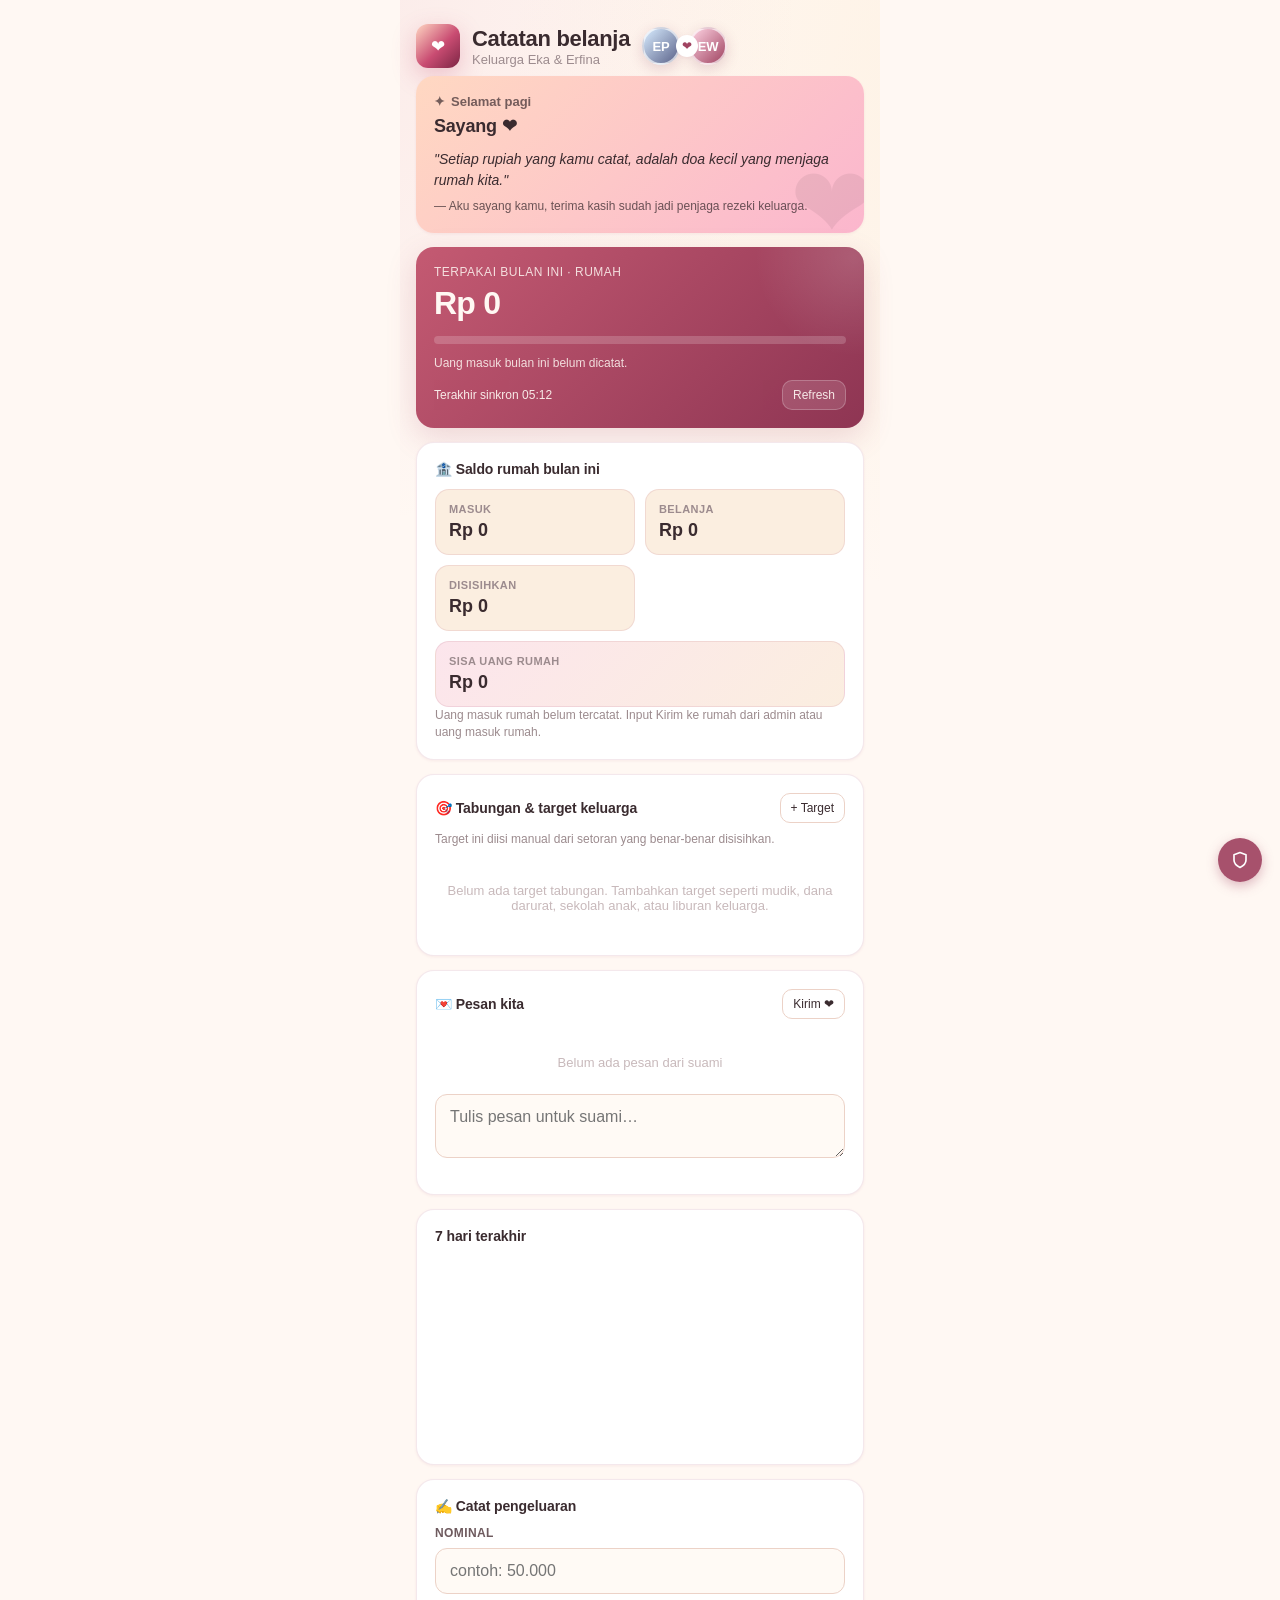
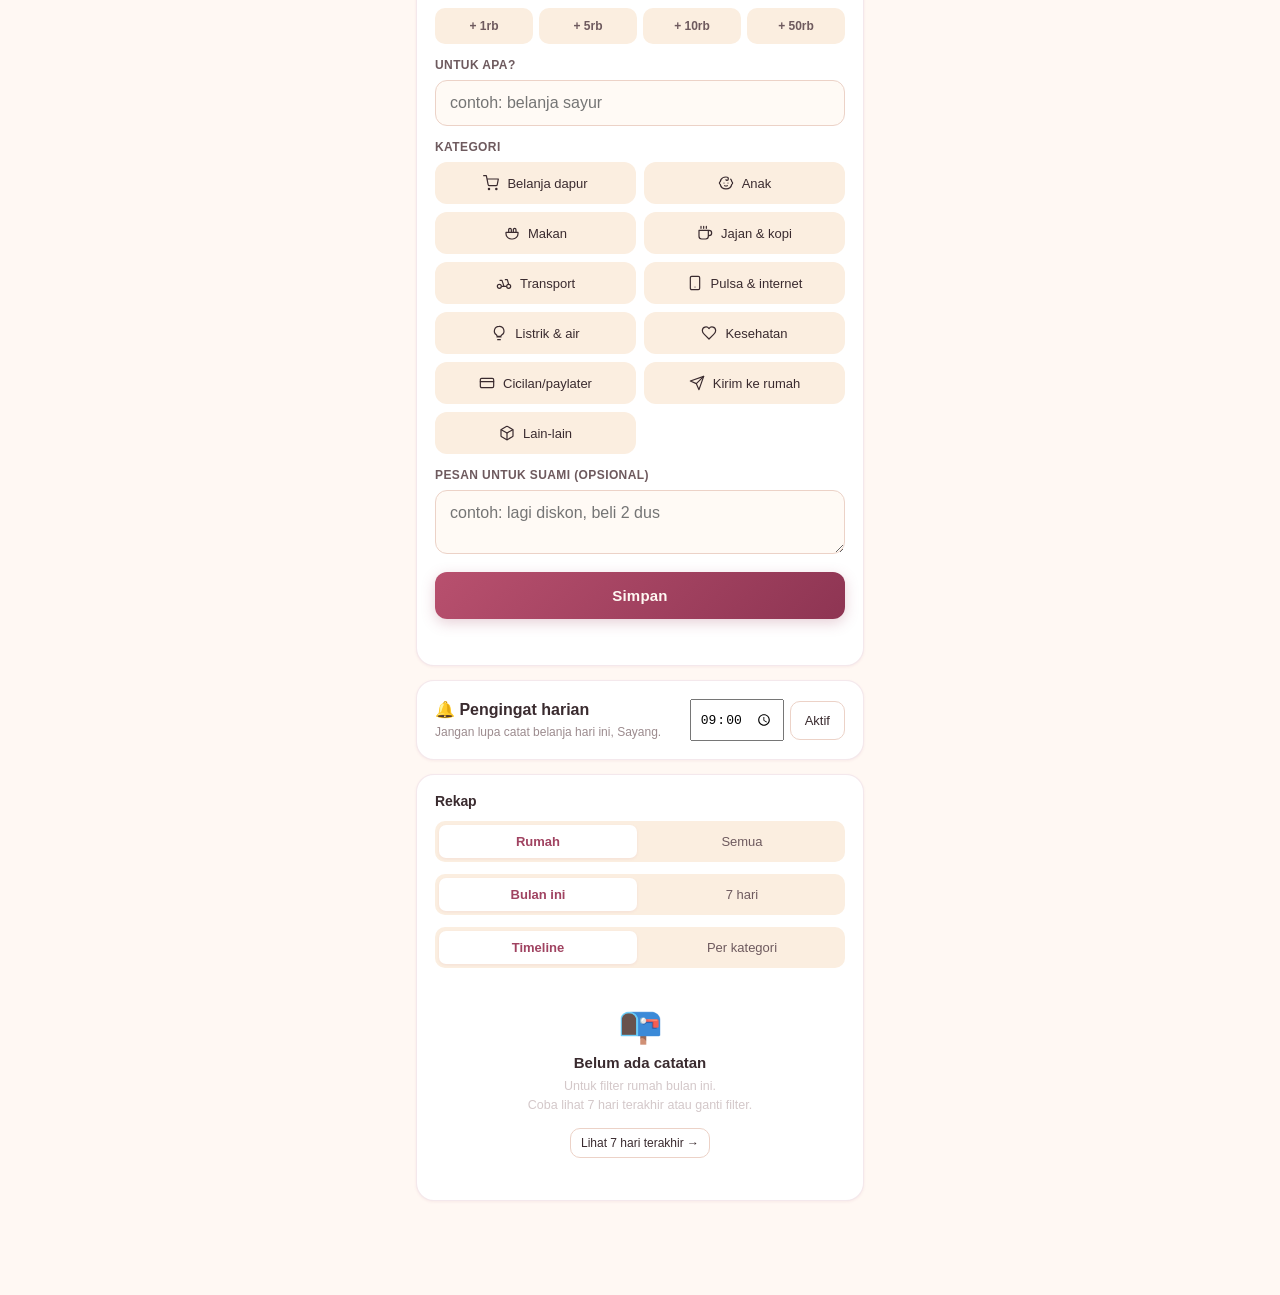
<file: index.html>
<!DOCTYPE html>
<html lang="id">
<head>
<meta charset="UTF-8">
<meta name="viewport" content="width=device-width, initial-scale=1.0, maximum-scale=1.0">
<meta name="theme-color" content="#a04361">
<meta name="theme-color" content="#1c1418" media="(prefers-color-scheme: dark)">
<title>Catatan Belanja Keluarga</title>
<link rel="manifest" href="manifest.json?v=family383">
<link rel="icon" type="image/svg+xml" href="icon.svg">
<link rel="apple-touch-icon" href="icon-192.svg">
<link rel="stylesheet" href="styles.css?v=family383">
</head>
<body>

<div class="app-header family-header">
  <div class="app-logo app-logo-glow">❤</div>
  <div>
    <h1>Catatan belanja</h1>
    <p class="subtitle" style="margin:0;" id="family-name">Untuk rumah, anak & kita</p>
  </div>
  <div id="header-family-strip"></div>
</div>

<div class="card greeting-card" id="greeting-card">
  <div class="greeting-sapaan">✦ <span id="greeting-time">Selamat pagi</span></div>
  <div class="greeting-name" id="greeting-name">Sayang ❤</div>
  <div class="greeting-quote" id="greeting-quote">…</div>
  <div class="greeting-sub" id="greeting-sub"></div>
</div>


<div class="card card-elevated">
  <div class="summary-label" id="period-label">Total bulan ini</div>
  <div class="summary-amount" id="total">Rp 0</div>
  <div class="progress-bar"><div class="progress-fill" id="progress"></div></div>
  <div class="summary-meta" id="meta">Memuat…</div>
  <div class="sync-row"><span id="sync-status">Belum sinkron</span><button class="btn-secondary micro" onclick="loadAll()">Refresh</button></div>
</div>

<div class="card">
  <div class="section-title">🏦 Saldo rumah bulan ini</div>
  <div class="wallet-grid">
    <div><span>Masuk</span><b id="wallet-in">Rp 0</b></div>
    <div><span>Belanja</span><b id="wallet-out">Rp 0</b></div>
    <div><span>Disisihkan</span><b id="wallet-saved">Rp 0</b></div><div class="wallet-wide"><span>Sisa uang rumah</span><b id="wallet-left">Rp 0</b></div>
  </div>
  <div class="tiny-muted" id="wallet-note">Uang masuk rumah berasal dari kategori Kirim ke rumah + uang masuk rumah yang dicatat.</div>
</div>

<div class="card" id="savings-card">
  <div class="section-title" style="display:flex;justify-content:space-between;align-items:center;gap:10px;"><span>🎯 Tabungan & target keluarga</span><button class="btn-secondary micro" onclick="openTargetModal()">+ Target</button></div>
  <p class="tiny-muted" style="margin-top:-4px;">Target ini diisi manual dari setoran yang benar-benar disisihkan.</p>
  <div id="target-wrap"><div class="loading">Memuat target</div></div>
</div>

<div class="card">
  <div class="section-title" style="display:flex;justify-content:space-between;align-items:center;gap:10px;">
    <span>💌 Pesan kita</span>
    <button class="btn-secondary micro" onclick="sendQuickLove()">Kirim ❤</button>
  </div>
  <div id="messages-list"><div class="loading">Memuat pesan</div></div>
  <textarea id="quick-message" rows="2" placeholder="Tulis pesan untuk suami…"></textarea>
</div>

<div class="card">
  <div class="section-title">7 hari terakhir</div>
  <div class="chart-container" id="chart"></div>
</div>

<div class="card" id="bills-card" style="display:none;">
  <div class="section-title">📅 Pengeluaran rutin terdekat</div>
  <div id="bills-list"></div>
</div>

<div class="card" id="templates-card" style="display: none;">
  <div class="section-title">Pengeluaran rutin · sekali tap</div>
  <div id="templates-list"></div>
</div>

<div class="card">
  <div class="section-title">✍ Catat pengeluaran</div>
  <label>Nominal</label>
  <input type="text" id="amount" inputmode="numeric" placeholder="contoh: 50.000">
  <div class="quick-row">
    <button class="quick-btn" data-quick="1000">+ 1rb</button>
    <button class="quick-btn" data-quick="5000">+ 5rb</button>
    <button class="quick-btn" data-quick="10000">+ 10rb</button>
    <button class="quick-btn" data-quick="50000">+ 50rb</button>
  </div>
  <label>Untuk apa?</label>
  <input type="text" id="note" placeholder="contoh: belanja sayur">
  <label>Kategori</label>
  <div class="opt-grid" id="cats"></div>
  <label>Pesan untuk suami (opsional)</label>
  <textarea id="message" placeholder="contoh: lagi diskon, beli 2 dus" rows="2"></textarea>
  <button class="save-btn" id="save">Simpan</button>
  <div class="msg" id="msg"></div>
</div>

<div id="reminder-box" class="card"></div>

<div class="card">
  <div class="section-title">Rekap</div>
  <div class="filter-row two">
    <button class="filter-btn active" data-scope="rumah">Rumah</button>
    <button class="filter-btn" data-scope="all">Semua</button>
  </div>
  <div class="filter-row two">
    <button class="filter-btn active" data-period="month">Bulan ini</button>
    <button class="filter-btn" data-period="week">7 hari</button>
  </div>
  <div class="filter-row two">
    <button class="filter-btn active" data-view="list">Timeline</button>
    <button class="filter-btn" data-view="cat">Per kategori</button>
  </div>
  <div id="content"><div class="loading">Memuat data</div></div>
</div>

<div class="modal-overlay" id="edit-modal">
  <div class="modal">
    <div class="modal-header"><h2>Edit pengeluaran</h2><button class="modal-close" onclick="closeModal('edit-modal')" aria-label="Tutup">×</button></div>
    <label>Nominal</label><input type="text" id="edit-amount" inputmode="numeric">
    <label>Untuk apa?</label><input type="text" id="edit-note">
    <label>Kategori</label><div class="opt-grid" id="edit-cats"></div>
    <label>Pesan untuk suami (opsional)</label><textarea id="edit-message" rows="2"></textarea>
    <button class="save-btn" onclick="saveEdit()">Simpan perubahan</button>
    <div class="msg" id="edit-msg"></div>
  </div>
</div>


<div class="modal-overlay" id="target-modal"><div class="modal">
  <div class="modal-header"><h2>Target tabungan baru</h2><button class="modal-close" onclick="closeModal('target-modal')">×</button></div>
  <label>Nama target</label><input type="text" id="target-label" placeholder="contoh: Tabungan Jenna, dana darurat">
  <label>Nominal target</label><input type="text" id="target-amount" inputmode="numeric" placeholder="contoh: 3.000.000">
  <label>Icon</label><input type="text" id="target-icon" maxlength="2" placeholder="contoh: 🎯 / 👶 / 🏡">
  <label>Catatan</label><input type="text" id="target-note" placeholder="opsional">
  <button class="save-btn" onclick="saveTarget()">Simpan target</button><div class="msg" id="target-msg"></div>
</div></div>

<div class="modal-overlay" id="saving-modal"><div class="modal">
  <div class="modal-header"><h2>Setor ke target</h2><button class="modal-close" onclick="closeModal('saving-modal')">×</button></div>
  <div class="saving-target-name" id="saving-target-name">Target</div>
  <label>Nominal setoran</label><input type="text" id="saving-amount" inputmode="numeric" placeholder="contoh: 100.000">
  <label>Sumber setoran</label><div class="opt-grid"><button class="opt-btn" data-saving-loc="rumah">🏠 Uang rumah</button><button class="opt-btn" data-saving-loc="rantau">🧳 Uang suami</button></div>
  <label>Keterangan sumber</label><input type="text" id="saving-source" placeholder="contoh: Sisa uang rumah">
  <label>Catatan</label><input type="text" id="saving-note" placeholder="opsional">
  <button class="save-btn" onclick="saveSavingEntry()">Simpan setoran</button><div class="msg" id="saving-msg"></div>
</div></div>

<script src="config.js?v=family383"></script>
<script src="shared.js?v=family383"></script>
<script>
let selectedCat = null;
let editSelectedCat = null;
let editingId = null;
let currentPeriod = 'month';
let currentView = 'list';
let currentScope = 'rumah';
let savingTargetId = null;
let savingLoc = 'rumah';
let cachedData = [];
let monthHome = [];
let monthAll = [];
let incomeHome = [];
let incomeAll = [];
let templates = [];
let savingsTargets = [];
let savingEntriesMonth = [];
let bills = [];
let isSaving = false;

function initGreeting() {
  document.getElementById('family-name').textContent = typeof NAMA_KELUARGA !== 'undefined' ? NAMA_KELUARGA : 'Untuk rumah, anak & kita';
  document.getElementById('header-family-strip').innerHTML = familyStripHtml();
  document.getElementById('greeting-time').textContent = getSapaan();
  document.getElementById('greeting-name').innerHTML = escapeHtml(typeof PANGGILAN_ISTRI !== 'undefined' ? PANGGILAN_ISTRI : 'Sayang') + ' ❤';
  const k = getKalimatPembuka();
  if (k) {
    document.getElementById('greeting-quote').textContent = '"' + k.quote + '"';
    document.getElementById('greeting-sub').textContent = '— ' + k.sub;
  }
  document.getElementById('greeting-card').addEventListener('click', () => {
    if (typeof KALIMAT_SEMANGAT === 'undefined' || !KALIMAT_SEMANGAT.length) return;
    const r = KALIMAT_SEMANGAT[Math.floor(Math.random() * KALIMAT_SEMANGAT.length)];
    document.getElementById('greeting-quote').textContent = '"' + r.quote + '"';
    document.getElementById('greeting-sub').textContent = '— ' + r.sub;
    if (navigator.vibrate) navigator.vibrate(15);
  });
}


function bindOpt(selector, key, cb) {
  document.querySelectorAll(selector).forEach(btn => btn.onclick = () => {
    cb(btn.dataset[key]);
    document.querySelectorAll(selector).forEach(b => b.classList.remove('selected'));
    btn.classList.add('selected');
    if (navigator.vibrate) navigator.vibrate(10);
  });
}

async function init() {
  await loadFamilySettings();
  initGreeting();
  buildCatButtons(document.getElementById('cats'), id => { selectedCat = id; });
  buildCatButtons(document.getElementById('edit-cats'), id => { editSelectedCat = id; });
  initNumberInput(document.getElementById('amount'));
  initNumberInput(document.getElementById('edit-amount'));
  initNumberInput(document.getElementById('target-amount'));
  initNumberInput(document.getElementById('saving-amount'));
  attachQuickButtons(document.querySelector('.quick-row'), document.getElementById('amount'));
  installReminderUI('istri');
  document.getElementById('save').onclick = saveExpense;
  document.querySelectorAll('[data-scope]').forEach(btn => btn.onclick = () => {
    currentScope = btn.dataset.scope;
    document.querySelectorAll('[data-scope]').forEach(b => b.classList.remove('active'));
    btn.classList.add('active');
    loadData();
  });
  document.querySelectorAll('[data-period]').forEach(btn => btn.onclick = () => {
    currentPeriod = btn.dataset.period;
    document.querySelectorAll('[data-period]').forEach(b => b.classList.remove('active'));
    btn.classList.add('active');
    document.getElementById('period-label').textContent = currentPeriod === 'month' ? 'Total bulan ini' : 'Total 7 hari terakhir';
    loadData();
  });
  document.querySelectorAll('[data-view]').forEach(btn => btn.onclick = () => {
    currentView = btn.dataset.view;
    document.querySelectorAll('[data-view]').forEach(b => b.classList.remove('active'));
    btn.classList.add('active');
    renderContent();
  });
  bindOpt('[data-saving-loc]', 'savingLoc', v => savingLoc = v);
  ['edit-modal','target-modal','saving-modal'].forEach(id => document.getElementById(id).addEventListener('click', e => { if (e.target.id === id) closeModal(id); }));
  if (typeof API_URL === 'undefined' || !API_URL || API_URL.includes('PASTE_URL')) {
    document.getElementById('content').innerHTML = '<div class="empty">⚠ API URL belum diset. Edit <code>config.js</code> dulu.</div>';
  } else loadAll();
}

async function loadAll() {
  await Promise.all([loadData(), loadTemplates(), loadMessages(), loadSavingsTargets(), loadBills()]);
}

async function loadData() {
  document.getElementById('content').innerHTML = '<div class="loading">Memuat</div>';
  const [periodRes, monthHomeRes, monthAllRes, incHomeRes, incAllRes, chartRes] = await Promise.all([
    safeGet({ type:'expenses', scope:currentScope, period:currentPeriod }),
    safeGet({ type:'expenses', scope:'rumah', period:'month' }),
    safeGet({ type:'expenses', scope:'all', period:'month' }),
    safeGet({ type:'incomes', scope:'rumah', period:'month' }),
    safeGet({ type:'incomes', scope:'all', period:'month' }),
    safeGet({ type:'summary', scope:currentScope, period:'week' })
  ]);
  cachedData = periodRes.data || [];
  monthHome = monthHomeRes.data || [];
  monthAll = monthAllRes.data || [];
  incomeHome = incHomeRes.data || [];
  incomeAll = incAllRes.data || [];
  renderSummary(); renderWallet(); renderContent(); renderTarget(); setSyncStatus();
  renderMiniChart(document.getElementById('chart'), chartRes.daily || [], 'total');
}

async function loadTemplates() {
  const res = await safeGet({ type:'templates' });
  templates = (res.data || []).filter(t => t.location === 'rumah');
  renderTemplates();
}

async function loadMessages() {
  const res = await safeGet({ type:'messages', to:'istri', limit:8 });
  renderMessages(res.data || []);
}

async function loadSavingsTargets() {
  const res = await safeGet({ type:'savings_targets', period:'month', audience:'istri' });
  savingsTargets = res.data || [];
  savingEntriesMonth = flattenSavingsEntries(savingsTargets);
  renderTarget(); renderWallet(); renderSummary();
}

async function loadBills() {
  const res = await safeGet({ type:'bills', scope:'rumah' });
  bills = res.data || [];
  const card = document.getElementById('bills-card');
  if (bills.length) card.style.display = 'block';
  document.getElementById('bills-list').innerHTML = renderBillsList(bills, true);
}

function renderSummary() {
  const flow = currentScope === 'rumah'
    ? rumahCashflow(monthAll, incomeAll, savingEntriesMonth)
    : scopeCashflow('all', monthAll, incomeAll, savingEntriesMonth);
  const total = currentPeriod === 'month' ? flow.used : sumAmount(cachedData);
  const p = currentPeriod === 'month' ? flow.pct : 0;
  document.getElementById('total').textContent = fmtRp(total);
  document.getElementById('progress').style.width = clamp(p, 0, 100) + '%';
  document.getElementById('progress').className = 'progress-fill ' + progressClass(p);
  const scopeLabel = currentScope === 'all' ? 'keluarga' : 'rumah';
  document.getElementById('period-label').textContent = (currentPeriod === 'month' ? 'Terpakai bulan ini' : 'Total 7 hari terakhir') + ' · ' + scopeLabel;
  document.getElementById('meta').textContent = currentPeriod === 'month'
    ? (flow.masuk > 0 ? 'Sudah terpakai ' + p.toFixed(1).replace('.', ',') + '% dari uang masuk.' : 'Uang masuk bulan ini belum dicatat.')
    : cachedData.length + ' transaksi';
}


function renderWallet() {
  const flow = rumahCashflow(monthAll, incomeAll, savingEntriesMonth);
  document.getElementById('wallet-in').textContent = fmtRp(flow.masuk);
  document.getElementById('wallet-out').textContent = fmtRp(flow.keluar);
  const savedEl = document.getElementById('wallet-saved');
  if (savedEl) savedEl.textContent = fmtRp(flow.saved);
  document.getElementById('wallet-left').textContent = fmtRp(flow.left);
  document.getElementById('wallet-note').textContent = flow.masuk > 0
    ? 'Kirim dari suami ' + fmtRp(flow.transfer) + '. Sudah terpakai ' + flow.pct.toFixed(1).replace('.', ',') + '% dari uang masuk.'
    : 'Uang masuk rumah belum tercatat. Input Kirim ke rumah dari admin atau uang masuk rumah.';
}


function renderTarget() {
  if (!document.getElementById('target-wrap')) return;
  document.getElementById('target-wrap').innerHTML = renderSavingsTargets(savingsTargets,{compact:true, canContribute:true});
}

function renderTemplates() {
  const card = document.getElementById('templates-card');
  const list = document.getElementById('templates-list');
  if (!templates.length) { card.style.display = 'none'; return; }
  card.style.display = 'block';
  list.innerHTML = '<div class="template-chips">' + templates.map((t, i) => {
    const cat = getCategoryMeta(t.category);
    return '<button class="template-chip" onclick="useTemplate(' + i + ')">' + iconHtml(cat.icon, 14) + '<span>' + escapeHtml(t.label) + '</span><b>' + fmtRp(t.amount) + '</b></button>';
  }).join('') + '</div>';
}

function renderMessages(rows) {
  const list = document.getElementById('messages-list');
  if (!rows.length) { list.innerHTML = '<div class="empty">Belum ada pesan dari suami</div>'; return; }
  list.innerHTML = rows.map(m => '<div class="love-note"><div><b>' + escapeHtml(shortName(m.from) || 'Suami') + '</b><span>' + fmtDate(m.timestamp) + ' · ' + fmtTime(m.timestamp) + '</span></div><p>' + escapeHtml(m.message) + '</p></div>').join('');
}

function renderContent() {
  const opts = { scope: currentScope, period: currentPeriod, editable: currentScope === 'rumah' };
  document.getElementById('content').innerHTML = currentView === 'cat' ? renderCategorySummary(cachedData, opts) : renderTimeline(cachedData, opts);
}

async function saveExpense() {
  if (isSaving) return;
  const amountInput = document.getElementById('amount');
  const amount = parseNum(amountInput.value);
  const note = document.getElementById('note').value.trim();
  const message = document.getElementById('message').value.trim();
  const msg = document.getElementById('msg');
  const btn = document.getElementById('save');
  if (!amount) { msg.className='msg err'; msg.textContent='Nominal belum diisi'; return; }
  if (!selectedCat) { msg.className='msg err'; msg.textContent='Pilih kategori dulu'; return; }
  isSaving = true; btn.disabled = true; btn.textContent = 'Menyimpan…'; msg.textContent = '';
  try {
    await safePost({ action:'add', amount, note: note || getCategoryMeta(selectedCat).label, category:selectedCat, location:'rumah', who:NAMA_ISTRI, message });
    spawnHeart(btn); toast('✓ Tersimpan, terima kasih ' + (typeof PANGGILAN_ISTRI !== 'undefined' ? PANGGILAN_ISTRI : 'Sayang') + ' ❤');
    amountInput.value = ''; document.getElementById('note').value = ''; document.getElementById('message').value = ''; selectedCat = null;
    document.querySelectorAll('#cats .opt-btn').forEach(x => x.classList.remove('selected'));
    await new Promise(r => setTimeout(r, 700));
    await loadData();
  } catch (e) { msg.className='msg err'; msg.textContent='Gagal: ' + apiErrorMessage(e); }
  isSaving = false; btn.disabled = false; btn.textContent = 'Simpan';
}

function spawnHeart(originEl) {
  const rect = originEl.getBoundingClientRect();
  const heart = document.createElement('div');
  heart.className = 'floating-heart'; heart.textContent = '❤';
  heart.style.left = (rect.left + rect.width / 2 - 14) + 'px'; heart.style.top = (rect.top - 10) + 'px';
  document.body.appendChild(heart); setTimeout(() => heart.remove(), 1500);
  if (navigator.vibrate) navigator.vibrate([20, 30, 20]);
}

async function useTemplate(i) {
  const tpl = templates[i];
  const ok = await confirmModal('Tambah "' + tpl.label + '" — ' + fmtRp(tpl.amount) + '?');
  if (!ok) return;
  try {
    await safePost({ action:'add', amount:tpl.amount, note:tpl.note || tpl.label, category:tpl.category, location:'rumah', who:NAMA_ISTRI, message:'' });
    toast('✓ Tersimpan'); loadData();
  } catch (e) { toast('Gagal menyimpan: ' + apiErrorMessage(e), 'err'); }
}

function openEdit(id) {
  const e = cachedData.find(x => x.id === id) || monthHome.find(x => x.id === id);
  if (!e) return;
  editingId = id; editSelectedCat = e.category;
  document.getElementById('edit-amount').value = fmtNum(e.amount);
  document.getElementById('edit-note').value = e.note || '';
  document.getElementById('edit-message').value = e.message || '';
  document.querySelectorAll('#edit-cats .opt-btn').forEach(b => b.classList.toggle('selected', b.dataset.cat === e.category));
  openModal('edit-modal');
}

async function saveEdit() {
  if (!editingId) return;
  const amount = parseNum(document.getElementById('edit-amount').value);
  const msg = document.getElementById('edit-msg');
  if (!amount) { msg.className='msg err'; msg.textContent='Nominal kosong'; return; }
  try {
    await safePost({ action:'update', id:editingId, amount, note:document.getElementById('edit-note').value.trim(), category:editSelectedCat, location:'rumah', message:document.getElementById('edit-message').value.trim() });
    closeModal('edit-modal'); toast('✓ Diperbarui'); loadData();
  } catch (e) { msg.className='msg err'; msg.textContent='Gagal: ' + apiErrorMessage(e); }
}

async function deleteExpenseById(id) {
  const ok = await confirmModal('Hapus transaksi ini?'); if (!ok) return;
  try { await safePost({ action:'delete', id }); toast('Dihapus'); loadData(); }
  catch(e) { toast('Gagal hapus: ' + apiErrorMessage(e), 'err'); }
}


function openTargetModal(){
  document.getElementById('target-label').value='';
  document.getElementById('target-amount').value='';
  document.getElementById('target-icon').value='🎯';
  document.getElementById('target-note').value='';
  document.getElementById('target-msg').textContent='';
  openModal('target-modal');
}
async function saveTarget(){
  const label=document.getElementById('target-label').value.trim(), amount=parseNum(document.getElementById('target-amount').value), icon=document.getElementById('target-icon').value.trim()||'🎯', note=document.getElementById('target-note').value.trim(), msg=document.getElementById('target-msg');
  if(!label||!amount){msg.className='msg err';msg.textContent='Lengkapi target';return;}
  try{await safePost({action:'savings_target_add',label,target_amount:amount,icon,note,created_by:NAMA_ISTRI,visible_to_wife:true}); closeModal('target-modal'); toast('Target ditambahkan'); loadSavingsTargets();}
  catch(e){msg.className='msg err';msg.textContent='Gagal: '+apiErrorMessage(e);}
}
function openSavingModal(id){
  const t=savingsTargets.find(x=>x.id===id); if(!t)return;
  savingTargetId=id; savingLoc='rumah';
  document.getElementById('saving-target-name').textContent=(t.icon||'🎯')+' '+t.label;
  document.getElementById('saving-amount').value='';
  document.getElementById('saving-source').value='Sisa uang rumah';
  document.getElementById('saving-note').value='';
  document.getElementById('saving-msg').textContent='';
  document.querySelectorAll('[data-saving-loc]').forEach(b=>b.classList.toggle('selected', b.dataset.savingLoc==='rumah'));
  openModal('saving-modal');
}
async function saveSavingEntry(){
  const amount=parseNum(document.getElementById('saving-amount').value), source=document.getElementById('saving-source').value.trim(), note=document.getElementById('saving-note').value.trim(), msg=document.getElementById('saving-msg');
  if(!savingTargetId||!amount){msg.className='msg err';msg.textContent='Pilih target dan isi nominal';return;}
  try{await safePost({action:'savings_entry_add',target_id:savingTargetId,amount,source:source||'Sisa uang rumah',who:NAMA_ISTRI,note,location:savingLoc||'rumah'}); closeModal('saving-modal'); toast('Setoran target disimpan'); loadSavingsTargets();}
  catch(e){msg.className='msg err';msg.textContent='Gagal: '+apiErrorMessage(e);}
}
async function sendQuickLove() {
  const el = document.getElementById('quick-message');
  const msg = el.value.trim();
  if (!msg) { toast('Tulis pesannya dulu', 'err'); return; }
  try {
    await safePost({ action:'message_add', from:NAMA_ISTRI, to:'suami', message:msg });
    el.value = ''; toast('Pesan terkirim ❤');
  } catch(e) { toast('Gagal kirim pesan: ' + apiErrorMessage(e), 'err'); }
}

function openModal(id) { document.getElementById(id).classList.add('show'); }
function closeModal(id) { document.getElementById(id).classList.remove('show'); }

init();
</script>
<a href="admin.html" class="admin-fab" title="Buka admin (suami)" aria-label="Buka admin">
  <svg width="18" height="18" viewBox="0 0 24 24" fill="none" stroke="currentColor" stroke-width="2.2" stroke-linecap="round" stroke-linejoin="round"><path d="M12 22s8-4 8-10V5l-8-3-8 3v7c0 6 8 10 8 10z"/></svg>
</a>

</body>
</html>
</file>
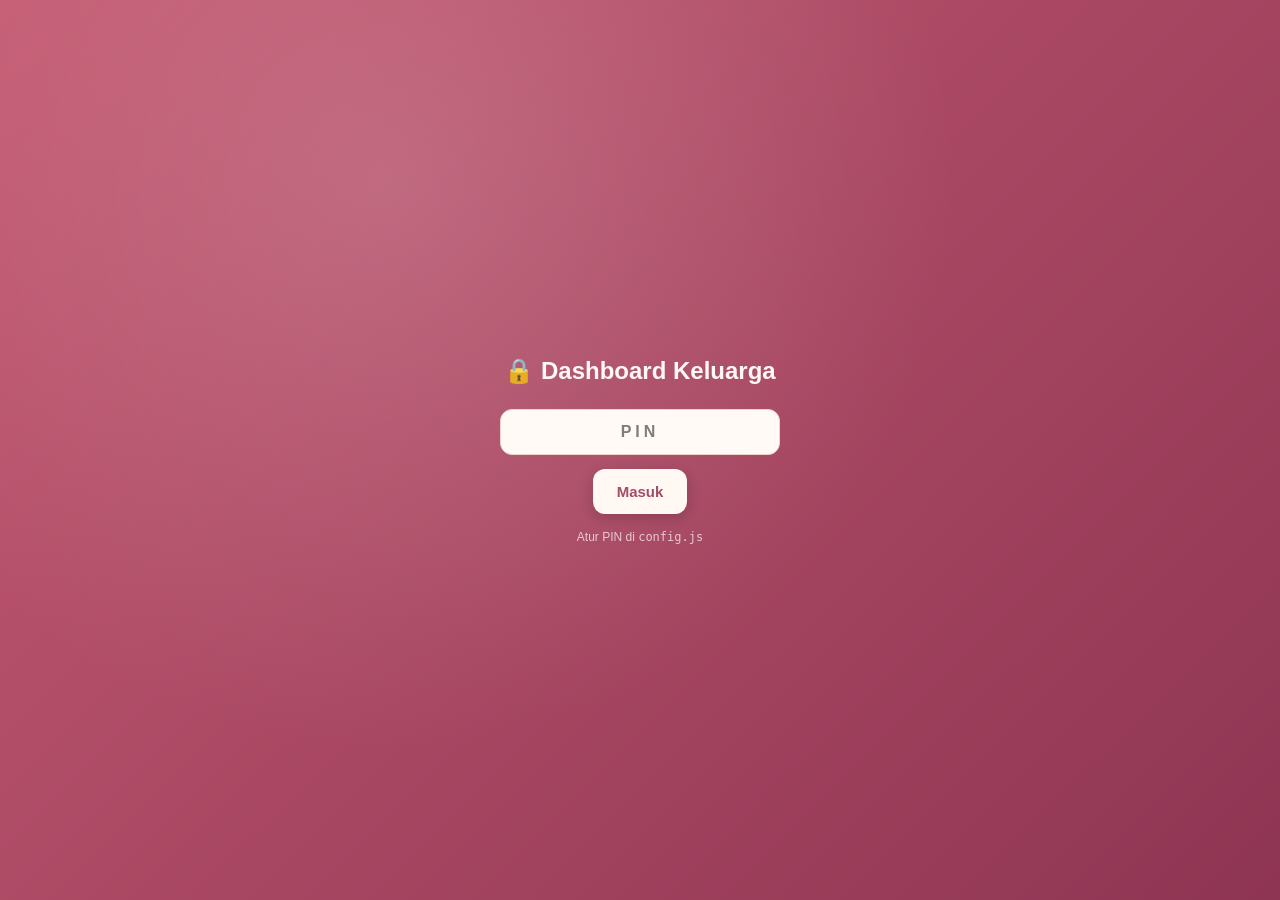
<file: admin.html>
<!DOCTYPE html>
<html lang="id">
<head>
<meta charset="UTF-8">
<meta name="viewport" content="width=device-width, initial-scale=1.0, maximum-scale=1.0">
<meta name="theme-color" content="#a04361">
<meta name="theme-color" content="#1c1418" media="(prefers-color-scheme: dark)">
<title>Dashboard Keuangan Keluarga</title>
<link rel="manifest" href="manifest-admin.json?v=family39">
<link rel="icon" type="image/svg+xml" href="icon.svg">
<link rel="apple-touch-icon" href="icon-192.svg">
<link rel="stylesheet" href="styles.css?v=family383">
</head>
<body>

<div id="lock-screen">
  <h2>🔒 Dashboard Keluarga</h2>
  <input type="password" id="pwd" placeholder="PIN" autocomplete="off">
  <button onclick="checkPwd()">Masuk</button>
  <div class="hint">Atur PIN di <code>config.js</code></div>
</div>

<div id="app" style="display:none;">
  <div class="app-header family-header">
    <div class="app-logo app-logo-glow">❤</div>
    <div style="flex:1;min-width:0;">
      <h1>Dashboard keuangan</h1>
      <p class="subtitle" style="margin:0;" id="family-name">Semua pengeluaran keluarga</p>
    </div>
    <div id="header-family-strip"></div>
    <button class="header-lock-btn" onclick="logout()" title="Kunci dashboard" aria-label="Kunci dashboard">
      <svg width="16" height="16" viewBox="0 0 24 24" fill="none" stroke="currentColor" stroke-width="2.2" stroke-linecap="round" stroke-linejoin="round"><rect x="3" y="11" width="18" height="11" rx="2"/><path d="M7 11V7a5 5 0 0 1 10 0v4"/></svg>
    </button>
  </div>


  <div class="card card-elevated">
    <div class="summary-label" id="period-label">Total bulan ini</div>
    <div class="summary-amount" id="total">Rp 0</div>
    <div class="progress-bar"><div class="progress-fill" id="progress"></div></div>
    <div class="summary-meta" id="meta">-</div>
    <div class="split-row">
      <div class="split-box"><div class="split-label">🧳 Rantau (kamu)</div><div class="split-value" id="sum-rantau">Rp 0</div></div>
      <div class="split-box"><div class="split-label">🏠 Rumah</div><div class="split-value" id="sum-rumah">Rp 0</div></div>
    </div>
  </div>

  <div class="card">
    <div class="section-title" style="display:flex;justify-content:space-between;align-items:center;gap:10px;">
      <span>🏦 Dompet keluarga bulan ini</span>
      <button class="btn-secondary micro" onclick="openIncomeModal()">+ Masuk</button>
    </div>
    <div class="wallet-grid">
      <div><span>Uang masuk</span><b id="wallet-in">Rp 0</b></div>
      <div><span>Pengeluaran</span><b id="wallet-out">Rp 0</b></div>
      <div><span>Disisihkan</span><b id="wallet-saved">Rp 0</b></div>
      <div class="wallet-wide"><span>Sisa tercatat</span><b id="wallet-left">Rp 0</b></div>
    </div>
    <div id="income-list" class="income-mini-list"></div>
  </div>

  <div class="card" id="savings-card">
    <div class="section-title" style="display:flex;justify-content:space-between;align-items:center;gap:10px;">
      <span>🎯 Tabungan & target keluarga</span>
      <button class="btn-secondary micro" onclick="openTargetModal()">+ Target</button>
    </div>
    <p class="tiny-muted" style="margin-top:-4px;">Bagian ini tidak otomatis mengambil sisa gaji. Isi manual saat uang benar-benar disisihkan ke target.</p>
    <div id="target-wrap"><div class="loading">Memuat target</div></div>
  </div>

  <div class="card">
    <div class="section-title" style="display:flex;justify-content:space-between;align-items:center;gap:10px;">
      <span>💌 Pesan suami-istri</span>
      <button class="btn-secondary micro" onclick="sendQuickLove()">Kirim ❤</button>
    </div>
    <textarea id="quick-message" rows="2" placeholder="Tulis pesan untuk istri…"></textarea>
    <div id="messages-list"><div class="loading">Memuat pesan</div></div>
  </div>

  <div class="card">
    <div class="section-title">🤖 Insight bulan ini</div>
    <div id="insight-list"><div class="loading">Memuat insight</div></div>
  </div>

  <div class="card">
    <div class="section-title" style="display:flex;justify-content:space-between;align-items:center;gap:10px;">
      <span>📅 Jatuh tempo rutin</span>
      <button class="btn-secondary micro" onclick="openBillModal()">+ Tambah</button>
    </div>
    <div id="bills-list"></div>
  </div>

  <div class="card">
    <div class="section-title">7 hari terakhir</div>
    <div class="chart-container" id="chart"></div>
  </div>

  <div class="card" id="templates-card" style="display:none;">
    <div class="section-title" style="display:flex;justify-content:space-between;align-items:center;gap:10px;">
      <span>Pengeluaran rutin</span>
      <button class="btn-secondary micro" onclick="openTemplateModal()">+ Tambah</button>
    </div>
    <div id="templates-list"></div>
  </div>

  <div class="card">
    <div class="section-title">✍ Catat pengeluaran</div>
    <label>Nominal</label><input type="text" id="amount" inputmode="numeric" placeholder="contoh: 15.000">
    <div class="quick-row"><button class="quick-btn" data-quick="1000">+ 1rb</button><button class="quick-btn" data-quick="5000">+ 5rb</button><button class="quick-btn" data-quick="10000">+ 10rb</button><button class="quick-btn" data-quick="50000">+ 50rb</button></div>
    <label>Untuk apa?</label><input type="text" id="note" placeholder="contoh: kopi pagi">
    <label>Lokasi</label><div class="opt-grid"><button class="opt-btn" data-loc="rantau">🧳 Rantau</button><button class="opt-btn" data-loc="rumah">🏠 Rumah</button></div>
    <label>Kategori</label><div class="opt-grid" id="cats"></div>
    <button class="save-btn" id="save">Simpan</button>
    <div class="msg" id="msg"></div>
  </div>

  <div id="reminder-box" class="card"></div>

  <div class="card">
    <div class="section-title">Rekap & filter</div>
    <div class="filter-row three"><button class="filter-btn active" data-scope="all">Semua</button><button class="filter-btn" data-scope="rantau">Rantau</button><button class="filter-btn" data-scope="rumah">Rumah</button></div>
    <div class="filter-row two"><button class="filter-btn active" data-period="month">Bulan ini</button><button class="filter-btn" data-period="week">7 hari</button></div>
    <div class="filter-row two"><button class="filter-btn active" data-view="list">Timeline</button><button class="filter-btn" data-view="cat">Per kategori</button></div>
    <div id="content"><div class="loading">Memuat</div></div>
  </div>

  <div class="card">
    <div class="section-title" style="display:flex;justify-content:space-between;align-items:center;gap:10px;">
      <span>Budget per kategori</span>
      <button class="btn-secondary micro" onclick="openBudgetModal()">Atur</button>
    </div>
    <div id="budget-list"></div>
  </div>

  <div class="card">
    <div class="section-title">🛠 Alat</div>
    <div style="display:grid;gap:8px;">
      <button class="btn-secondary" onclick="exportCSV()">📥 Download CSV</button>
      <button class="btn-secondary" onclick="copyAnalysis()">📋 Copy ringkasan bulanan</button>
      <button class="btn-secondary" onclick="openFamilyModal()">🧡 Atur mode keluarga & foto</button>
      <button class="btn-secondary" onclick="openNotificationModal()">🔔 Atur notifikasi keluarga</button>
      <button class="btn-secondary" onclick="logout()" style="color:var(--danger);">🔒 Kunci dashboard</button>
    </div>
  </div>
</div>

<div class="modal-overlay" id="edit-modal"><div class="modal">
  <div class="modal-header"><h2>Edit pengeluaran</h2><button class="modal-close" onclick="closeModal('edit-modal')">×</button></div>
  <label>Nominal</label><input type="text" id="edit-amount" inputmode="numeric">
  <label>Untuk apa?</label><input type="text" id="edit-note">
  <label>Lokasi</label><div class="opt-grid"><button class="opt-btn" data-edit-loc="rantau">🧳 Rantau</button><button class="opt-btn" data-edit-loc="rumah">🏠 Rumah</button></div>
  <label>Kategori</label><div class="opt-grid" id="edit-cats"></div>
  <button class="save-btn" onclick="saveEdit()">Simpan perubahan</button><div class="msg" id="edit-msg"></div>
</div></div>

<div class="modal-overlay" id="budget-modal"><div class="modal">
  <div class="modal-header"><h2>Atur budget kategori</h2><button class="modal-close" onclick="closeModal('budget-modal')">×</button></div>
  <p class="tiny-muted">Set 0 untuk hapus budget kategori. Auto-save saat keluar dari field.</p>
  <div id="budget-edit-list"></div>
</div></div>

<div class="modal-overlay" id="tpl-modal"><div class="modal">
  <div class="modal-header"><h2>Pengeluaran rutin baru</h2><button class="modal-close" onclick="closeModal('tpl-modal')">×</button></div>
  <label>Nama template</label><input type="text" id="tpl-label" placeholder="contoh: Bayar listrik">
  <label>Nominal</label><input type="text" id="tpl-amount" inputmode="numeric">
  <label>Lokasi</label><div class="opt-grid"><button class="opt-btn" data-tpl-loc="rantau">🧳 Rantau</button><button class="opt-btn" data-tpl-loc="rumah">🏠 Rumah</button></div>
  <label>Kategori</label><div class="opt-grid" id="tpl-cats"></div>
  <button class="save-btn" onclick="saveTemplate()">Simpan template</button><div class="msg" id="tpl-msg"></div>
</div></div>

<div class="modal-overlay" id="income-modal"><div class="modal">
  <div class="modal-header"><h2>Catat uang masuk</h2><button class="modal-close" onclick="closeModal('income-modal')">×</button></div>
  <label>Nominal</label><input type="text" id="income-amount" inputmode="numeric" placeholder="contoh: 3.500.000">
  <label>Sumber</label><input type="text" id="income-source" placeholder="contoh: Gaji / Uang rumah">
  <label>Untuk</label><div class="opt-grid"><button class="opt-btn" data-income-loc="rumah">🏠 Rumah</button><button class="opt-btn" data-income-loc="rantau">🧳 Rantau</button></div>
  <label>Catatan</label><input type="text" id="income-note" placeholder="opsional">
  <button class="save-btn" onclick="saveIncome()">Simpan uang masuk</button><div class="msg" id="income-msg"></div>
</div></div>

<div class="modal-overlay" id="target-modal"><div class="modal">
  <div class="modal-header"><h2>Target tabungan baru</h2><button class="modal-close" onclick="closeModal('target-modal')">×</button></div>
  <label>Nama target</label><input type="text" id="target-label" placeholder="contoh: Mudik, dana darurat, sekolah anak">
  <label>Nominal target</label><input type="text" id="target-amount" inputmode="numeric" placeholder="contoh: 5.000.000">
  <label>Icon</label><input type="text" id="target-icon" maxlength="2" placeholder="contoh: 🏡 / 🚗 / 🎒">
  <label>Catatan</label><input type="text" id="target-note" placeholder="contoh: Diisi dari sisa gaji setiap bulan">
  <label class="check-line" style="margin-top:10px;"><input type="checkbox" id="target-visible-wife" checked> Tampilkan di aplikasi istri</label>
  <button class="save-btn" onclick="saveTarget()">Simpan target</button><div class="msg" id="target-msg"></div>
</div></div>

<div class="modal-overlay" id="saving-modal"><div class="modal">
  <div class="modal-header"><h2>Setor ke target</h2><button class="modal-close" onclick="closeModal('saving-modal')">×</button></div>
  <div class="saving-target-name" id="saving-target-name">Target</div>
  <label>Nominal setoran</label><input type="text" id="saving-amount" inputmode="numeric" placeholder="contoh: 250.000">
  <label>Sumber setoran</label><div class="opt-grid"><button class="opt-btn" data-saving-loc="rantau">🧳 Uang suami</button><button class="opt-btn" data-saving-loc="rumah">🏠 Uang rumah</button></div>
  <label>Keterangan sumber</label><input type="text" id="saving-source" placeholder="contoh: Sisa gaji / Bonus / THR">
  <label>Catatan</label><input type="text" id="saving-note" placeholder="opsional">
  <button class="save-btn" onclick="saveSavingEntry()">Simpan setoran</button><div class="msg" id="saving-msg"></div>
</div></div>

<div class="modal-overlay" id="bill-modal"><div class="modal">
  <div class="modal-header"><h2>Jatuh tempo baru</h2><button class="modal-close" onclick="closeModal('bill-modal')">×</button></div>
  <label>Nama</label><input type="text" id="bill-label" placeholder="contoh: Listrik">
  <label>Nominal perkiraan</label><input type="text" id="bill-amount" inputmode="numeric">
  <label>Tanggal setiap bulan</label><input type="text" id="bill-day" inputmode="numeric" placeholder="contoh: 5">
  <label>Lokasi</label><div class="opt-grid"><button class="opt-btn" data-bill-loc="rumah">🏠 Rumah</button><button class="opt-btn" data-bill-loc="rantau">🧳 Rantau</button></div>
  <label>Kategori</label><div class="opt-grid" id="bill-cats"></div>
  <label>Catatan</label><input type="text" id="bill-note" placeholder="opsional">
  <button class="save-btn" onclick="saveBill()">Simpan jatuh tempo</button><div class="msg" id="bill-msg"></div>
</div></div>


<div class="modal-overlay" id="family-modal"><div class="modal">
  <div class="modal-header"><h2>Mode keluarga & foto</h2><button class="modal-close" onclick="closeModal('family-modal')">×</button></div>
  <p class="tiny-muted">Upload foto langsung dari HP. Foto otomatis dicrop kotak, dikompres, lalu disimpan ke Google Sheet supaya tampil di HP kamu dan istri.</p>
  <div class="family-photo-grid">
    <div class="family-photo-card">
      <div id="photo-preview-suami" class="photo-preview-wrap"></div>
      <label>Foto suami</label>
      <input type="file" id="photo-input-suami" accept="image/*" onchange="uploadFamilyPhoto('suami', this)">
      <button class="btn-secondary micro" onclick="removeFamilyPhoto('suami')">Hapus foto</button>
    </div>
    <div class="family-photo-card">
      <div id="photo-preview-istri" class="photo-preview-wrap"></div>
      <label>Foto istri</label>
      <input type="file" id="photo-input-istri" accept="image/*" onchange="uploadFamilyPhoto('istri', this)">
      <button class="btn-secondary micro" onclick="removeFamilyPhoto('istri')">Hapus foto</button>
    </div>
  </div>
  <div class="msg" id="family-msg"></div>
</div></div>


<div class="modal-overlay" id="notification-modal"><div class="modal">
  <div class="modal-header"><h2>Notifikasi keluarga</h2><button class="modal-close" onclick="closeModal('notification-modal')">×</button></div>
  <p class="tiny-muted">Notifikasi dikirim dari Google Apps Script lewat Telegram. Kalau Telegram belum lengkap/gagal, aplikasi bisa memakai email cadangan.</p>

  <label>Telegram Bot Token</label>
  <input type="text" id="notif-bot-token" placeholder="contoh: 123456:ABC... dari BotFather">

  <label>Chat ID suami</label>
  <input type="text" id="notif-chat-suami" placeholder="contoh: 123456789">

  <label>Chat ID istri</label>
  <input type="text" id="notif-chat-istri" placeholder="contoh: 987654321">

  <label>Email suami sebagai cadangan</label>
  <input type="text" id="notif-email-suami" placeholder="opsional">

  <label>Email istri sebagai cadangan</label>
  <input type="text" id="notif-email-istri" placeholder="opsional">

  <label>Link aplikasi / dashboard</label>
  <input type="text" id="notif-app-link" placeholder="opsional, contoh: https://username.github.io/expense-tracker/admin.html">

  <div class="notif-checks">
    <label class="check-line"><input type="checkbox" id="notif-expense-rumah"> Pengeluaran rumah → notif ke suami</label>
    <label class="check-line"><input type="checkbox" id="notif-expense-rantau"> Pengeluaran rantau → notif ke istri</label>
    <label class="check-line"><input type="checkbox" id="notif-msg-suami"> Pesan istri → notif ke suami</label>
    <label class="check-line"><input type="checkbox" id="notif-msg-istri"> Pesan suami → notif ke istri</label>
    <label class="check-line"><input type="checkbox" id="notif-email-fallback"> Pakai email cadangan kalau Telegram gagal/kosong</label>
  </div>

  <button class="save-btn" onclick="saveNotificationSettings()">Simpan pengaturan notifikasi</button>
  <div style="display:grid;grid-template-columns:1fr 1fr;gap:8px;margin-top:10px;">
    <button class="btn-secondary" onclick="testNotification('suami')">Tes ke suami</button>
    <button class="btn-secondary" onclick="testNotification('istri')">Tes ke istri</button>
  </div>
  <div class="msg" id="notif-msg"></div>
</div></div>

<script src="config.js?v=family383"></script>
<script src="shared.js?v=family383"></script>
<script>
let selectedCat = null, selectedLoc = null;
let editSelectedCat = null, editSelectedLoc = null, editingId = null;
let tplSelectedCat = null, tplSelectedLoc = null;
let incomeLoc = null, billSelectedCat = null, billLoc = null, savingTargetId = null, savingLoc = 'rantau';
let currentPeriod = 'month', currentScope = 'all', currentView = 'list';
let cachedData = [], allDataCache = [], monthAll = [], templates = [], budgets = {}, incomes = [], savingsTargets = [], savingEntriesMonth = [], bills = [];
let isSaving = false;

function checkPwd() {
  const v = document.getElementById('pwd').value;
  if (v === ADMIN_PIN) { sessionStorage.setItem('unlocked','1'); showApp(); }
  else { toast('PIN salah','err'); if (navigator.vibrate) navigator.vibrate([50,50,50]); }
}
function showApp() { document.getElementById('lock-screen').style.display='none'; document.getElementById('app').style.display='block'; init(); }
function logout() { sessionStorage.removeItem('unlocked'); location.reload(); }
if (sessionStorage.getItem('unlocked') === '1') showApp();
document.getElementById('pwd').addEventListener('keypress', e => { if (e.key === 'Enter') checkPwd(); });

async function init() {
  await loadFamilySettings();
  document.getElementById('family-name').textContent = typeof NAMA_KELUARGA !== 'undefined' ? NAMA_KELUARGA : 'Semua pengeluaran keluarga';
  document.getElementById('header-family-strip').innerHTML = familyStripHtml();
  buildCatButtons(document.getElementById('cats'), id => selectedCat = id);
  buildCatButtons(document.getElementById('edit-cats'), id => editSelectedCat = id);
  buildCatButtons(document.getElementById('tpl-cats'), id => tplSelectedCat = id);
  buildCatButtons(document.getElementById('bill-cats'), id => billSelectedCat = id);
  ['amount','edit-amount','tpl-amount','income-amount','target-amount','saving-amount','bill-amount'].forEach(id => initNumberInput(document.getElementById(id)));
  attachQuickButtons(document.querySelector('.quick-row'), document.getElementById('amount'));
  bindOpt('[data-loc]', 'loc', v => selectedLoc = v);
  bindOpt('[data-edit-loc]', 'editLoc', v => editSelectedLoc = v);
  bindOpt('[data-tpl-loc]', 'tplLoc', v => tplSelectedLoc = v);
  bindOpt('[data-income-loc]', 'incomeLoc', v => incomeLoc = v);
  bindOpt('[data-bill-loc]', 'billLoc', v => billLoc = v);
  bindOpt('[data-saving-loc]', 'savingLoc', v => savingLoc = v);
  document.getElementById('save').onclick = saveExpense;
  bindFilters(); installReminderUI('suami');
  ['edit-modal','budget-modal','tpl-modal','income-modal','target-modal','saving-modal','bill-modal','family-modal','notification-modal'].forEach(id => document.getElementById(id).addEventListener('click', e => { if(e.target.id===id) closeModal(id); }));
  if (typeof API_URL === 'undefined' || !API_URL || API_URL.includes('PASTE_URL')) document.getElementById('content').innerHTML = '<div class="empty">⚠ API URL belum diset. Edit <code>config.js</code> dulu.</div>';
  else loadAll();
}
function bindOpt(selector, key, cb) { document.querySelectorAll(selector).forEach(btn => btn.onclick = () => { cb(btn.dataset[key]); document.querySelectorAll(selector).forEach(b => b.classList.remove('selected')); btn.classList.add('selected'); if(navigator.vibrate) navigator.vibrate(10); }); }
function bindFilters() {
  document.querySelectorAll('[data-period]').forEach(btn => btn.onclick = () => { currentPeriod = btn.dataset.period; document.querySelectorAll('[data-period]').forEach(b=>b.classList.remove('active')); btn.classList.add('active'); document.getElementById('period-label').textContent = currentPeriod==='month'?'Total bulan ini':'Total 7 hari terakhir'; loadData(); });
  document.querySelectorAll('[data-scope]').forEach(btn => btn.onclick = () => { currentScope = btn.dataset.scope; document.querySelectorAll('[data-scope]').forEach(b=>b.classList.remove('active')); btn.classList.add('active'); loadData(); });
  document.querySelectorAll('[data-view]').forEach(btn => btn.onclick = () => { currentView = btn.dataset.view; document.querySelectorAll('[data-view]').forEach(b=>b.classList.remove('active')); btn.classList.add('active'); renderContent(); });
}
async function loadAll() { await Promise.all([loadData(), loadTemplates(), loadBudgets(), loadMessages(), loadSavingsTargets(), loadBills()]); }
async function loadData() {
  document.getElementById('content').innerHTML = '<div class="loading">Memuat</div>';
  const [filteredRes, allRes, monthRes, incRes, chartRes] = await Promise.all([
    safeGet({ type:'expenses', scope:currentScope, period:currentPeriod }), safeGet({ type:'expenses', scope:'all', period:currentPeriod }), safeGet({ type:'expenses', scope:'all', period:'month' }), safeGet({ type:'incomes', scope:'all', period:'month' }), safeGet({ type:'summary', scope:'all', period:'week' })
  ]);
  cachedData = filteredRes.data || []; allDataCache = allRes.data || []; monthAll = monthRes.data || []; incomes = incRes.data || [];
  renderSummary(); renderWallet(); renderContent(); renderBudgetList(); renderInsights();
  renderMiniChart(document.getElementById('chart'), chartRes.daily || [], 'total');
}
async function loadTemplates(){ const res=await safeGet({type:'templates'}); templates=res.data||[]; renderTemplates(); }
async function loadBudgets(){ const res=await safeGet({type:'budgets'}); budgets=Object.assign({}, typeof BUDGET_DEFAULTS !== 'undefined' ? BUDGET_DEFAULTS : {}, res.data || {}); renderBudgetList(); }
async function loadMessages(){ const res=await safeGet({type:'messages', limit:12}); renderMessages(res.data||[]); }
async function loadSavingsTargets(){ const res=await safeGet({type:'savings_targets', period:'month'}); savingsTargets=res.data||[]; savingEntriesMonth=flattenSavingsEntries(savingsTargets); renderTarget(); renderWallet(); renderSummary(); }
async function loadBills(){ const res=await safeGet({type:'bills'}); bills=res.data||[]; document.getElementById('bills-list').innerHTML=renderBillsList(bills,false); }
function renderSummary(){ const flow=scopeCashflow(currentScope, currentScope==='all'?monthAll:cachedData, incomes, savingEntriesMonth); const total=currentPeriod==='month'?flow.used:sumAmount(cachedData); const rantau=expenseAmountByScope(monthAll,'rantau')+savingsAmountByScope(savingEntriesMonth,'rantau'); const rumahFlow=rumahCashflow(monthAll,incomes,savingEntriesMonth); const rumah=rumahFlow.used; const p=currentPeriod==='month'?flow.pct:0; document.getElementById('total').textContent=fmtRp(total); document.getElementById('sum-rantau').textContent=fmtRp(rantau); document.getElementById('sum-rumah').textContent=fmtRp(rumah); document.getElementById('progress').style.width=clamp(p,0,100)+'%'; document.getElementById('progress').className='progress-fill '+progressClass(p); document.getElementById('meta').textContent=currentPeriod==='month'?(flow.masuk>0?'Sudah terpakai '+p.toFixed(1).replace('.',',')+'% dari uang masuk.':'Uang masuk bulan ini belum dicatat.'):allDataCache.length+' transaksi'; }
function renderWallet(){ const flow=scopeCashflow('all',monthAll,incomes,savingEntriesMonth); document.getElementById('wallet-in').textContent=fmtRp(flow.masuk); document.getElementById('wallet-out').textContent=fmtRp(flow.keluar); const savedEl=document.getElementById('wallet-saved'); if(savedEl) savedEl.textContent=fmtRp(flow.saved); document.getElementById('wallet-left').textContent=fmtRp(flow.left); document.getElementById('income-list').innerHTML = incomes.length ? incomes.slice(0,4).map(i=>'<div class="income-mini"><span>'+escapeHtml(i.source)+' · '+locationLabel(i.location)+'</span><b>'+fmtRp(i.amount)+'</b><button onclick="deleteIncomeById(\''+i.id+'\')">×</button></div>').join('') : '<div class="tiny-muted">Belum ada uang masuk dicatat bulan ini.</div>'; }
function renderTarget(){ const el=document.getElementById('target-wrap'); if(el) el.innerHTML=renderSavingsTargets(savingsTargets,{admin:true, showVisibility:true}); }
function renderMessages(rows){ const list=document.getElementById('messages-list'); if(!rows.length){list.innerHTML='<div class="empty">Belum ada pesan</div>'; return;} list.innerHTML=rows.map(m=>'<div class="love-note"><div><b>'+escapeHtml(shortName(m.from)||'Keluarga')+'</b><span>'+fmtDate(m.timestamp)+' · '+fmtTime(m.timestamp)+' → '+escapeHtml(m.to||'')+'</span></div><p>'+escapeHtml(m.message)+'</p></div>').join(''); }
function renderInsights(){ const lines=insightFrom(monthAll,incomes); document.getElementById('insight-list').innerHTML='<ul class="insight-list">'+lines.map(l=>'<li>'+escapeHtml(l)+'</li>').join('')+'</ul>'; }
function renderContent(){ const opts={scope:currentScope,period:currentPeriod,editable:true}; document.getElementById('content').innerHTML=currentView==='cat'?renderCategorySummary(cachedData,opts):renderTimeline(cachedData,opts); }
function renderTemplates(){ const card=document.getElementById('templates-card'), list=document.getElementById('templates-list'); card.style.display='block'; if(!templates.length){list.innerHTML='<div class="empty">Belum ada template. Klik Tambah.</div>'; return;} list.innerHTML='<div class="template-chips">'+templates.map((t,i)=>{const cat=getCategoryMeta(t.category); return '<button class="template-chip" onclick="useTemplate('+i+')">'+iconHtml(cat.icon,14)+'<span>'+escapeHtml(t.label)+'</span><b>'+fmtRp(t.amount)+'</b></button><button class="chip-delete" onclick="deleteTemplateById(\''+t.id+'\')">×</button>';}).join('')+'</div>'; }
function renderBudgetList(){ const list=document.getElementById('budget-list'); if(!list) return; const byCat={}; monthAll.forEach(e=>byCat[e.category]=(byCat[e.category]||0)+(Number(e.amount)||0)); list.innerHTML=CATEGORIES.map(c=>{const limit=Number(budgets[c.id])||0, used=byCat[c.id]||0, p=pct(used,limit); return '<div class="budget-row"><div class="budget-top"><span>'+iconHtml(c.icon,16)+' '+escapeHtml(c.label)+'</span><b>'+fmtRp(used)+' / '+fmtRp(limit)+'</b></div>'+progressHtml(used,limit,limit?Math.round(p)+'%':'Belum ada budget')+'</div>';}).join(''); const edit=document.getElementById('budget-edit-list'); if(edit) edit.innerHTML=CATEGORIES.map(c=>'<label>'+escapeHtml(c.label)+'</label><input type="text" data-budget-cat="'+c.id+'" value="'+fmtNum(budgets[c.id]||0)+'">').join(''); if(edit) edit.querySelectorAll('[data-budget-cat]').forEach(inp=>{ initNumberInput(inp); inp.onblur=()=>setBudgetValue(inp.dataset.budgetCat,parseNum(inp.value)); }); }
async function saveExpense(){ if(isSaving)return; const amount=parseNum(document.getElementById('amount').value), note=document.getElementById('note').value.trim(), msg=document.getElementById('msg'), btn=document.getElementById('save'); if(!amount){msg.className='msg err';msg.textContent='Nominal kosong';return;} if(!selectedLoc){msg.className='msg err';msg.textContent='Pilih lokasi';return;} if(!selectedCat){msg.className='msg err';msg.textContent='Pilih kategori';return;} isSaving=true;btn.disabled=true;btn.textContent='Menyimpan…'; try{ await safePost({action:'add',amount,note:note||getCategoryMeta(selectedCat).label,category:selectedCat,location:selectedLoc,who:NAMA_SUAMI,message:''}); toast('✓ Tersimpan'); document.getElementById('amount').value=''; document.getElementById('note').value=''; selectedCat=null;selectedLoc=null; document.querySelectorAll('#cats .opt-btn,[data-loc]').forEach(x=>x.classList.remove('selected')); msg.textContent=''; await new Promise(r=>setTimeout(r,700)); loadData(); }catch(e){msg.className='msg err';msg.textContent='Gagal: '+apiErrorMessage(e);} isSaving=false;btn.disabled=false;btn.textContent='Simpan'; }
async function useTemplate(i){ const t=templates[i]; const ok=await confirmModal('Tambah "'+t.label+'" — '+fmtRp(t.amount)+'?'); if(!ok)return; try{await safePost({action:'add',amount:t.amount,note:t.note||t.label,category:t.category,location:t.location,who:NAMA_SUAMI,message:''});toast('✓ Tersimpan');loadData();}catch(e){toast('Gagal: '+apiErrorMessage(e),'err');} }
function openEdit(id){ const e=cachedData.find(x=>x.id===id)||allDataCache.find(x=>x.id===id); if(!e)return; editingId=id; editSelectedCat=e.category; editSelectedLoc=e.location; document.getElementById('edit-amount').value=fmtNum(e.amount); document.getElementById('edit-note').value=e.note||''; document.querySelectorAll('#edit-cats .opt-btn').forEach(b=>b.classList.toggle('selected',b.dataset.cat===e.category)); document.querySelectorAll('[data-edit-loc]').forEach(b=>b.classList.toggle('selected',b.dataset.editLoc===e.location)); openModal('edit-modal'); }
async function saveEdit(){ const amount=parseNum(document.getElementById('edit-amount').value), msg=document.getElementById('edit-msg'); if(!amount){msg.className='msg err';msg.textContent='Nominal kosong';return;} try{await safePost({action:'update',id:editingId,amount,note:document.getElementById('edit-note').value.trim(),category:editSelectedCat,location:editSelectedLoc}); closeModal('edit-modal'); toast('✓ Diperbarui'); loadData();}catch(e){msg.className='msg err';msg.textContent='Gagal: '+apiErrorMessage(e);} }
async function deleteExpenseById(id){const ok=await confirmModal('Hapus transaksi ini?');if(!ok)return;try{await safePost({action:'delete',id});toast('Dihapus');loadData();}catch(e){toast('Gagal hapus: '+apiErrorMessage(e),'err');}}
async function setBudgetValue(cat,val){try{budgets[cat]=val;await safePost({action:'budget_set',category:cat,monthly_limit:val});renderBudgetList();toast('Budget disimpan');}catch(e){toast('Gagal simpan budget','err');}}
function openBudgetModal(){renderBudgetList();openModal('budget-modal');}
function openTemplateModal(){tplSelectedCat=null;tplSelectedLoc=null;document.getElementById('tpl-label').value='';document.getElementById('tpl-amount').value='';document.querySelectorAll('#tpl-cats .opt-btn,[data-tpl-loc]').forEach(b=>b.classList.remove('selected'));openModal('tpl-modal');}
async function saveTemplate(){const label=document.getElementById('tpl-label').value.trim(), amount=parseNum(document.getElementById('tpl-amount').value), msg=document.getElementById('tpl-msg'); if(!label||!amount||!tplSelectedCat||!tplSelectedLoc){msg.className='msg err';msg.textContent='Lengkapi template';return;} try{await safePost({action:'template_add',label,amount,category:tplSelectedCat,location:tplSelectedLoc,note:label}); closeModal('tpl-modal');toast('Template disimpan');loadTemplates();}catch(e){msg.className='msg err';msg.textContent='Gagal: '+apiErrorMessage(e);}}
async function deleteTemplateById(id){const ok=await confirmModal('Hapus template ini?'); if(!ok)return; try{await safePost({action:'template_delete',id});toast('Template dihapus');loadTemplates();}catch(e){toast('Gagal hapus','err');}}
function openIncomeModal(){incomeLoc=null;document.getElementById('income-amount').value='';document.getElementById('income-source').value='';document.getElementById('income-note').value='';document.querySelectorAll('[data-income-loc]').forEach(b=>b.classList.remove('selected'));openModal('income-modal');}
async function saveIncome(){const amount=parseNum(document.getElementById('income-amount').value), source=document.getElementById('income-source').value.trim(), note=document.getElementById('income-note').value.trim(), msg=document.getElementById('income-msg'); if(!amount||!source||!incomeLoc){msg.className='msg err';msg.textContent='Lengkapi uang masuk';return;} try{await safePost({action:'income_add',amount,source,location:incomeLoc,who:NAMA_SUAMI,note});closeModal('income-modal');toast('Uang masuk disimpan');loadData();}catch(e){msg.className='msg err';msg.textContent='Gagal: '+apiErrorMessage(e);}}
async function deleteIncomeById(id){const ok=await confirmModal('Hapus uang masuk ini?'); if(!ok)return; try{await safePost({action:'income_delete',id});toast('Dihapus');loadData();}catch(e){toast('Gagal hapus','err');}}
function openTargetModal(){document.getElementById('target-label').value=''; document.getElementById('target-amount').value=''; document.getElementById('target-icon').value='🎯'; document.getElementById('target-note').value=''; document.getElementById('target-visible-wife').checked=true; document.getElementById('target-msg').textContent=''; openModal('target-modal');}
async function saveTarget(){const label=document.getElementById('target-label').value.trim(), amount=parseNum(document.getElementById('target-amount').value), icon=document.getElementById('target-icon').value.trim()||'🎯', note=document.getElementById('target-note').value.trim(), msg=document.getElementById('target-msg'); if(!label||!amount){msg.className='msg err';msg.textContent='Lengkapi target';return;} try{await safePost({action:'savings_target_add',label,target_amount:amount,icon,note,created_by:NAMA_SUAMI,visible_to_wife:document.getElementById('target-visible-wife').checked});closeModal('target-modal');toast('Target ditambahkan');loadSavingsTargets();}catch(e){msg.className='msg err';msg.textContent='Gagal: '+apiErrorMessage(e);}}
function openSavingModal(id){const t=savingsTargets.find(x=>x.id===id); if(!t)return; savingTargetId=id; savingLoc='rantau'; document.getElementById('saving-target-name').textContent=(t.icon||'🎯')+' '+t.label; document.getElementById('saving-amount').value=''; document.getElementById('saving-source').value='Sisa gaji'; document.getElementById('saving-note').value=''; document.getElementById('saving-msg').textContent=''; document.querySelectorAll('[data-saving-loc]').forEach(b=>b.classList.toggle('selected', b.dataset.savingLoc==='rantau')); openModal('saving-modal');}
async function saveSavingEntry(){const amount=parseNum(document.getElementById('saving-amount').value), source=document.getElementById('saving-source').value.trim(), note=document.getElementById('saving-note').value.trim(), msg=document.getElementById('saving-msg'); if(!savingTargetId||!amount){msg.className='msg err';msg.textContent='Pilih target dan isi nominal';return;} try{await safePost({action:'savings_entry_add',target_id:savingTargetId,amount,source:source||'Sisa gaji',who:NAMA_SUAMI,note,location:savingLoc||'rantau'});closeModal('saving-modal');toast('Setoran target disimpan');loadSavingsTargets();}catch(e){msg.className='msg err';msg.textContent='Gagal: '+apiErrorMessage(e);}}
async function deleteTargetById(id){const ok=await confirmModal('Hapus target ini? Setoran lama tetap aman di sheet SavingsEntries.'); if(!ok)return; try{await safePost({action:'savings_target_delete',id});toast('Target dihapus');loadSavingsTargets();}catch(e){toast('Gagal hapus target','err');}}
async function deleteSavingEntryById(id){const ok=await confirmModal('Hapus setoran ini?'); if(!ok)return; try{await safePost({action:'savings_entry_delete',id});toast('Setoran dihapus');loadSavingsTargets();}catch(e){toast('Gagal hapus setoran','err');}}
function openBillModal(){billSelectedCat=null;billLoc=null;['bill-label','bill-amount','bill-day','bill-note'].forEach(id=>document.getElementById(id).value='');document.querySelectorAll('#bill-cats .opt-btn,[data-bill-loc]').forEach(b=>b.classList.remove('selected'));openModal('bill-modal');}
async function saveBill(){const label=document.getElementById('bill-label').value.trim(), amount=parseNum(document.getElementById('bill-amount').value), due_day=parseNum(document.getElementById('bill-day').value), note=document.getElementById('bill-note').value.trim(), msg=document.getElementById('bill-msg'); if(!label||!amount||!due_day||!billSelectedCat||!billLoc){msg.className='msg err';msg.textContent='Lengkapi jatuh tempo';return;} try{await safePost({action:'bill_add',label,amount,due_day,category:billSelectedCat,location:billLoc,note});closeModal('bill-modal');toast('Jatuh tempo disimpan');loadBills();}catch(e){msg.className='msg err';msg.textContent='Gagal: '+apiErrorMessage(e);}}
async function deleteBillById(id){const ok=await confirmModal('Hapus jatuh tempo ini?'); if(!ok)return; try{await safePost({action:'bill_delete',id});toast('Dihapus');loadBills();}catch(e){toast('Gagal hapus','err');}}
async function sendQuickLove(){const el=document.getElementById('quick-message'), msg=el.value.trim(); if(!msg){toast('Tulis pesannya dulu','err');return;} try{await safePost({action:'message_add',from:NAMA_SUAMI,to:'istri',message:msg});el.value='';toast('Pesan terkirim ❤');loadMessages();}catch(e){toast('Gagal kirim: '+apiErrorMessage(e),'err');}}

function openFamilyModal(){
  renderFamilyPhotoSettings();
  openModal('family-modal');
}
function renderFamilyPhotoSettings(){
  const suami = document.getElementById('photo-preview-suami');
  const istri = document.getElementById('photo-preview-istri');
  if (suami) suami.innerHTML = avatarHtml(typeof NAMA_SUAMI !== 'undefined' ? NAMA_SUAMI : 'Suami', getFamilyPhoto('suami'), 'suami big');
  if (istri) istri.innerHTML = avatarHtml(typeof NAMA_ISTRI !== 'undefined' ? NAMA_ISTRI : 'Istri', getFamilyPhoto('istri'), 'istri big');
}
async function uploadFamilyPhoto(role, input){
  const msg = document.getElementById('family-msg');
  const file = input && input.files && input.files[0];
  if (!file) return;
  msg.className = 'msg';
  msg.textContent = 'Memproses foto…';
  try {
    const dataUrl = await imageFileToDataUrl(file, 240, 0.78);
    await saveFamilyPhoto(role, dataUrl);
    refreshFamilyStrip();
    renderFamilyPhotoSettings();
    renderTarget();
    msg.className = 'msg ok';
    msg.textContent = 'Foto tersimpan dan akan tampil di kedua aplikasi.';
    toast('Foto mode keluarga diperbarui ❤');
  } catch(e) {
    msg.className = 'msg err';
    msg.textContent = apiErrorMessage(e);
  }
  input.value = '';
}
async function removeFamilyPhoto(role){
  const ok = await confirmModal('Hapus foto ini? Avatar inisial akan dipakai lagi.');
  if (!ok) return;
  const msg = document.getElementById('family-msg');
  try {
    await saveFamilyPhoto(role, '');
    refreshFamilyStrip();
    renderFamilyPhotoSettings();
    renderTarget();
    msg.className = 'msg ok';
    msg.textContent = 'Foto dihapus.';
  } catch(e) {
    msg.className = 'msg err';
    msg.textContent = apiErrorMessage(e);
  }
}


// ===== Notifikasi Keluarga v3.8 =====
function notifVal(key, fallback) {
  const v = familySettings && familySettings[key];
  return (v === undefined || v === null || v === '') ? fallback : v;
}
function notifBool(key, fallback) {
  const v = notifVal(key, fallback ? '1' : '0');
  return String(v).toLowerCase() === '1' || String(v).toLowerCase() === 'true' || String(v).toLowerCase() === 'yes' || String(v).toLowerCase() === 'on';
}
function setNotifInput(id, val) {
  const el = document.getElementById(id);
  if (el) el.value = val || '';
}
function setNotifCheck(id, val) {
  const el = document.getElementById(id);
  if (el) el.checked = !!val;
}
function openNotificationModal() {
  setNotifInput('notif-bot-token', notifVal('notif_telegram_bot_token', ''));
  setNotifInput('notif-chat-suami', notifVal('notif_chat_suami', ''));
  setNotifInput('notif-chat-istri', notifVal('notif_chat_istri', ''));
  setNotifInput('notif-email-suami', notifVal('notif_email_suami', ''));
  setNotifInput('notif-email-istri', notifVal('notif_email_istri', ''));
  setNotifInput('notif-app-link', notifVal('notif_app_link', location.origin + location.pathname));
  setNotifCheck('notif-expense-rumah', notifBool('notif_expense_rumah_to_suami', true));
  setNotifCheck('notif-expense-rantau', notifBool('notif_expense_rantau_to_istri', false));
  setNotifCheck('notif-msg-suami', notifBool('notif_message_to_suami', true));
  setNotifCheck('notif-msg-istri', notifBool('notif_message_to_istri', true));
  setNotifCheck('notif-email-fallback', notifBool('notif_email_fallback', true));
  const msg = document.getElementById('notif-msg');
  msg.className = 'msg'; msg.textContent = '';
  openModal('notification-modal');
}
function notifFieldValue(id) {
  const el = document.getElementById(id);
  return el ? el.value.trim() : '';
}
function notifCheckValue(id) {
  const el = document.getElementById(id);
  return el && el.checked ? '1' : '0';
}
async function saveNotificationSettings(silent) {
  const msg = document.getElementById('notif-msg');
  if (msg && !silent) { msg.className = 'msg'; msg.textContent = 'Menyimpan…'; }
  const settings = {
    notif_telegram_bot_token: notifFieldValue('notif-bot-token'),
    notif_chat_suami: notifFieldValue('notif-chat-suami'),
    notif_chat_istri: notifFieldValue('notif-chat-istri'),
    notif_email_suami: notifFieldValue('notif-email-suami'),
    notif_email_istri: notifFieldValue('notif-email-istri'),
    notif_app_link: notifFieldValue('notif-app-link'),
    notif_expense_rumah_to_suami: notifCheckValue('notif-expense-rumah'),
    notif_expense_rantau_to_istri: notifCheckValue('notif-expense-rantau'),
    notif_message_to_suami: notifCheckValue('notif-msg-suami'),
    notif_message_to_istri: notifCheckValue('notif-msg-istri'),
    notif_email_fallback: notifCheckValue('notif-email-fallback')
  };
  for (const [key, value] of Object.entries(settings)) {
    await safePost({ action: 'setting_set', key, value });
    familySettings[key] = value;
  }
  if (msg && !silent) { msg.className = 'msg ok'; msg.textContent = 'Pengaturan notifikasi tersimpan.'; }
  if (!silent) toast('Notifikasi keluarga disimpan');
}
async function testNotification(target) {
  const msg = document.getElementById('notif-msg');
  try {
    await saveNotificationSettings(true);
    msg.className = 'msg'; msg.textContent = 'Mengirim tes ke ' + target + '…';
    const res = await safePost({ action: 'notification_test', target });
    if (res.ok) {
      msg.className = 'msg ok'; msg.textContent = 'Tes terkirim ke ' + target + '. Cek Telegram/email.';
      toast('Tes notifikasi terkirim');
    } else {
      msg.className = 'msg err'; msg.textContent = 'Gagal tes: ' + (res.error || JSON.stringify(res.result || res));
    }
  } catch (e) {
    msg.className = 'msg err'; msg.textContent = 'Gagal tes: ' + apiErrorMessage(e);
  }
}

function exportCSV(){ const csv=toCSV(monthAll.length?monthAll:allDataCache); downloadCSV('expense-keluarga-'+localDateKey(new Date())+'.csv',csv); }
async function copyAnalysis(){ const lines=insightFrom(monthAll,incomes); const txt='Ringkasan keuangan keluarga bulan ini\n\n'+lines.join('\n')+'\n'+savingsSummaryLine(savingsTargets)+'\n\nTotal rantau: '+fmtRp(sumAmount(monthAll.filter(e=>e.location==='rantau')))+'\nTotal rumah: '+fmtRp(sumAmount(monthAll.filter(e=>e.location==='rumah'))); try{await navigator.clipboard.writeText(txt);toast('Ringkasan dicopy');}catch(e){prompt('Copy ringkasan ini:',txt);} }
function openModal(id){document.getElementById(id).classList.add('show');}
function closeModal(id){document.getElementById(id).classList.remove('show');}
</script>
</body>
</html>
</file>
<file: styles.css>
/* ============================================
   EXPENSE TRACKER v3 — Warm & Loving Design
   Tema: rose-gold + cream, hangat, romantis
   Dark mode auto via prefers-color-scheme
   ============================================ */

:root {
  /* Brand & semantic */
  --bg: #fff8f3;
  --bg-soft: #fdeee2;
  --bg-card: #ffffff;
  --bg-elevated: linear-gradient(135deg, #c45a72 0%, #8e3553 100%);
  --bg-elevated-flat: #a04361;
  --bg-input: #fffaf5;
  --bg-muted: #fbeee0;
  --bg-modal: rgba(70, 25, 40, 0.55);

  --text: #3a2b2f;
  --text-secondary: #6e5a5e;
  --text-muted: #9c8b8e;
  --text-faint: #c8b9bb;
  --text-inverse: #fff8f3;

  --border: rgba(160, 67, 97, 0.12);
  --border-strong: #ecd2c7;

  --accent: #a04361;            /* rose-gold deep */
  --accent-soft: #d97a92;
  --accent-light: #fce5ec;

  --success: #4d8b3a;
  --warning: #e09b3a;
  --danger: #c4493d;
  --danger-bg: #fde6e3;
  --info-bg: #e3eef7;
  --info-text: #2c5887;
  --pink-bg: #fbe1ea;
  --pink-text: #8e3553;

  --green-bar: linear-gradient(90deg, #84c95f, #5fa247);
  --warn-bar: linear-gradient(90deg, #f3b956, #e09b3a);
  --danger-bar: linear-gradient(90deg, #e87265, #c4493d);

  --shadow-sm: 0 1px 3px rgba(160, 67, 97, 0.08);
  --shadow-md: 0 4px 14px rgba(160, 67, 97, 0.10);
  --shadow-lg: 0 10px 30px rgba(160, 67, 97, 0.18);
}

@media (prefers-color-scheme: dark) {
  :root {
    --bg: #1c1418;
    --bg-soft: #281a20;
    --bg-card: #2a1d22;
    --bg-elevated: linear-gradient(135deg, #6e2540 0%, #3d1428 100%);
    --bg-elevated-flat: #4d1a30;
    --bg-input: #2a1d22;
    --bg-muted: #3a2730;
    --bg-modal: rgba(0, 0, 0, 0.7);

    --text: #f5e6e9;
    --text-secondary: #c9b3b8;
    --text-muted: #8e7a80;
    --text-faint: #6a585d;
    --text-inverse: #fff8f3;

    --border: rgba(255, 255, 255, 0.06);
    --border-strong: #4a3338;

    --accent: #e88aa3;
    --accent-soft: #c45a72;
    --accent-light: #3a1e2a;

    --info-bg: #1a3252;
    --info-text: #b5d4f4;
    --pink-bg: #3e1a28;
    --pink-text: #f4c0d1;
    --danger-bg: #3a1817;

    --shadow-sm: 0 1px 3px rgba(0, 0, 0, 0.4);
    --shadow-md: 0 4px 14px rgba(0, 0, 0, 0.5);
    --shadow-lg: 0 10px 30px rgba(0, 0, 0, 0.6);
  }
}

* { box-sizing: border-box; -webkit-tap-highlight-color: transparent; }

html { background: var(--bg); }

body {
  font-family: -apple-system, BlinkMacSystemFont, 'Segoe UI', 'Inter', Roboto, sans-serif;
  margin: 0 auto;
  padding: 16px 16px 80px;
  background: var(--bg);
  background-image:
    radial-gradient(circle at 20% 0%, rgba(217, 122, 146, 0.12) 0%, transparent 40%),
    radial-gradient(circle at 80% 10%, rgba(243, 185, 86, 0.10) 0%, transparent 40%);
  background-attachment: fixed;
  color: var(--text);
  max-width: 480px;
  min-height: 100vh;
  -webkit-font-smoothing: antialiased;
}

h1 { font-size: 22px; font-weight: 700; margin: 8px 0 4px; letter-spacing: -0.3px; }
h2 { font-size: 17px; font-weight: 600; margin: 0 0 12px; }

.subtitle { font-size: 13px; color: var(--text-muted); margin: 0 0 16px; }

/* ===== Cards ===== */
.card {
  background: var(--bg-card);
  border-radius: 18px;
  padding: 18px;
  margin-bottom: 14px;
  border: 1px solid var(--border);
  box-shadow: var(--shadow-sm);
  position: relative;
}

.card-elevated {
  background: var(--bg-elevated);
  background-color: var(--bg-elevated-flat); /* fallback */
  color: var(--text-inverse);
  border: none;
  box-shadow: var(--shadow-lg);
  overflow: hidden;
}
.card-elevated * { color: inherit; }
.card-elevated::before {
  content: '';
  position: absolute;
  top: -50%; right: -20%;
  width: 200px; height: 200px;
  background: radial-gradient(circle, rgba(255,255,255,0.15), transparent 70%);
  pointer-events: none;
}

/* ===== Greeting card (kalimat semangat) ===== */
.greeting-card {
  background: linear-gradient(135deg, #ffd8c2 0%, #fbb6ce 100%);
  border: none;
  color: #3a2b2f;
  padding: 18px 18px 20px;
  position: relative;
  overflow: hidden;
}
.greeting-card::after {
  content: '❤';
  position: absolute;
  bottom: -20px; right: -10px;
  font-size: 100px;
  opacity: 0.08;
  line-height: 1;
}
.greeting-sapaan {
  font-size: 13px;
  font-weight: 600;
  opacity: 0.7;
  display: flex;
  align-items: center;
  gap: 6px;
  margin-bottom: 6px;
}
.greeting-name {
  font-size: 18px;
  font-weight: 700;
  margin-bottom: 12px;
  letter-spacing: -0.2px;
}
.greeting-quote {
  font-size: 14px;
  line-height: 1.5;
  font-style: italic;
  margin-bottom: 8px;
  position: relative;
  z-index: 1;
}
.greeting-sub {
  font-size: 12px;
  opacity: 0.75;
  position: relative;
  z-index: 1;
}

@media (prefers-color-scheme: dark) {
  .greeting-card {
    background: linear-gradient(135deg, #5a2a3e 0%, #7a3a2c 100%);
    color: #ffe8e0;
  }
}

/* ===== Summary ===== */
.summary-label { font-size: 12px; opacity: 0.85; font-weight: 500; text-transform: uppercase; letter-spacing: 0.5px; }
.summary-amount {
  font-size: 32px;
  font-weight: 700;
  margin: 6px 0 14px;
  letter-spacing: -0.8px;
  font-variant-numeric: tabular-nums;
}
.summary-meta { font-size: 12px; opacity: 0.85; }

.progress-bar {
  height: 8px;
  background: rgba(255, 255, 255, 0.18);
  border-radius: 6px;
  overflow: hidden;
  margin: 12px 0;
}
.progress-fill {
  height: 100%;
  background: var(--green-bar);
  background-size: 200% 100%;
  border-radius: 6px;
  transition: width 0.5s cubic-bezier(0.22, 1, 0.36, 1), background 0.3s;
}

.split-row {
  display: grid;
  grid-template-columns: 1fr 1fr;
  gap: 10px;
  margin-top: 14px;
}
.split-box {
  background: rgba(255, 255, 255, 0.12);
  border-radius: 12px;
  padding: 12px 14px;
  backdrop-filter: blur(10px);
}
.split-label { font-size: 11px; opacity: 0.85; font-weight: 500; }
.split-value { font-size: 17px; font-weight: 700; margin-top: 4px; font-variant-numeric: tabular-nums; }

/* ===== Forms ===== */
label {
  font-size: 12px;
  color: var(--text-secondary);
  display: block;
  margin-bottom: 8px;
  font-weight: 600;
  text-transform: uppercase;
  letter-spacing: 0.4px;
}

input[type="number"], input[type="text"], input[type="password"], textarea, select {
  width: 100%;
  padding: 13px 14px;
  font-size: 16px;
  border: 1.5px solid var(--border-strong);
  border-radius: 12px;
  background: var(--bg-input);
  color: var(--text);
  margin-bottom: 14px;
  -webkit-appearance: none;
  font-family: inherit;
  transition: border-color 0.15s, box-shadow 0.15s;
}
input:focus, textarea:focus, select:focus {
  outline: none;
  border-color: var(--accent);
  box-shadow: 0 0 0 3px rgba(160, 67, 97, 0.12);
}
textarea { resize: vertical; min-height: 60px; }

.quick-row {
  display: grid;
  grid-template-columns: repeat(4, 1fr);
  gap: 6px;
  margin-bottom: 14px;
}
.quick-btn {
  padding: 10px 4px;
  font-size: 12px;
  background: var(--bg-muted);
  border: 1.5px solid transparent;
  border-radius: 10px;
  color: var(--text-secondary);
  cursor: pointer;
  font-weight: 600;
  font-family: inherit;
  transition: all 0.15s;
}
.quick-btn:active {
  transform: scale(0.94);
  background: var(--accent-light);
  border-color: var(--accent-soft);
  color: var(--accent);
}

.opt-grid {
  display: grid;
  grid-template-columns: repeat(2, 1fr);
  gap: 8px;
  margin-bottom: 14px;
}
.opt-btn {
  padding: 12px 8px;
  font-size: 13px;
  background: var(--bg-muted);
  border: 1.5px solid transparent;
  border-radius: 12px;
  cursor: pointer;
  text-align: center;
  color: var(--text);
  transition: all 0.15s ease;
  display: flex;
  align-items: center;
  justify-content: center;
  gap: 8px;
  font-family: inherit;
  font-weight: 500;
}
.opt-btn svg { flex-shrink: 0; }
.opt-btn:active { transform: scale(0.97); }
.opt-btn.selected {
  background: var(--accent);
  color: var(--text-inverse);
  border-color: var(--accent);
  box-shadow: 0 4px 12px rgba(160, 67, 97, 0.3);
  transform: translateY(-1px);
}

.save-btn {
  width: 100%;
  padding: 15px;
  font-size: 15px;
  font-weight: 700;
  background: linear-gradient(135deg, #b8506e 0%, #8e3553 100%);
  color: var(--text-inverse);
  border: none;
  border-radius: 12px;
  cursor: pointer;
  font-family: inherit;
  letter-spacing: 0.2px;
  box-shadow: 0 4px 14px rgba(160, 67, 97, 0.25);
  transition: transform 0.15s, box-shadow 0.15s;
}
.save-btn:disabled { opacity: 0.6; }
.save-btn:active {
  transform: scale(0.98);
  box-shadow: 0 2px 8px rgba(160, 67, 97, 0.25);
}

.btn-secondary {
  padding: 11px 14px;
  font-size: 13px;
  background: var(--bg-card);
  border: 1.5px solid var(--border-strong);
  border-radius: 10px;
  color: var(--text);
  cursor: pointer;
  font-family: inherit;
  font-weight: 500;
  transition: all 0.15s;
}
.btn-secondary:active {
  transform: scale(0.98);
  background: var(--bg-muted);
}

.msg { font-size: 13px; margin-top: 10px; min-height: 18px; text-align: center; font-weight: 500; }
.msg.ok { color: var(--success); }
.msg.err { color: var(--danger); }

.section-title {
  font-size: 14px;
  font-weight: 700;
  margin: 0 0 12px;
  letter-spacing: -0.1px;
}

/* ===== Filters ===== */
.filter-row {
  display: grid;
  gap: 6px;
  margin-bottom: 12px;
  background: var(--bg-muted);
  padding: 4px;
  border-radius: 10px;
}
.filter-row.two { grid-template-columns: repeat(2, 1fr); }
.filter-row.three { grid-template-columns: repeat(3, 1fr); }
.filter-btn {
  padding: 9px 6px;
  font-size: 13px;
  background: transparent;
  border: none;
  border-radius: 7px;
  cursor: pointer;
  color: var(--text-secondary);
  font-family: inherit;
  font-weight: 500;
  transition: all 0.15s;
}
.filter-btn.active {
  background: var(--bg-card);
  color: var(--accent);
  font-weight: 600;
  box-shadow: var(--shadow-sm);
}

/* ===== Row items ===== */
.row-item {
  display: flex;
  justify-content: space-between;
  align-items: flex-start;
  gap: 10px;
  padding: 14px 0;
  border-bottom: 1px solid var(--border);
  font-size: 14px;
}
.row-item:last-child { border-bottom: none; }
.row-left { flex: 1; min-width: 0; }
.row-title {
  display: flex;
  align-items: center;
  gap: 8px;
  font-weight: 600;
}
.row-meta {
  font-size: 11px;
  color: var(--text-muted);
  margin-top: 4px;
  display: flex;
  align-items: center;
  gap: 6px;
  flex-wrap: wrap;
}
.row-amount {
  font-weight: 700;
  white-space: nowrap;
  font-variant-numeric: tabular-nums;
  color: var(--text);
}

.badge {
  display: inline-flex;
  align-items: center;
  font-size: 10px;
  padding: 3px 7px;
  border-radius: 6px;
  font-weight: 600;
  white-space: nowrap;
}
.badge-rantau { background: var(--info-bg); color: var(--info-text); }
.badge-rumah { background: var(--pink-bg); color: var(--pink-text); }
.badge-msg { background: var(--accent-light); color: var(--accent); display: inline-flex; align-items: center; gap: 3px; }

.row-actions {
  display: flex;
  gap: 10px;
  margin-top: 6px;
}
.icon-btn {
  background: none;
  border: none;
  padding: 3px 6px;
  color: var(--text-muted);
  cursor: pointer;
  display: flex;
  align-items: center;
  gap: 4px;
  font-size: 11px;
  font-family: inherit;
  font-weight: 500;
  border-radius: 6px;
  transition: all 0.12s;
}
.icon-btn:hover, .icon-btn:active {
  color: var(--accent);
  background: var(--accent-light);
}
.icon-btn.danger { color: var(--danger); }
.icon-btn.danger:hover, .icon-btn.danger:active {
  background: var(--danger-bg);
  color: var(--danger);
}

.message-box {
  background: var(--accent-light);
  border-radius: 10px;
  padding: 10px 12px;
  margin-top: 8px;
  font-size: 12.5px;
  color: var(--accent);
  border-left: 3px solid var(--accent);
  font-style: italic;
  font-weight: 500;
}

.empty {
  color: var(--text-faint);
  text-align: center;
  padding: 24px 0;
  font-size: 13px;
}
.loading {
  text-align: center;
  padding: 16px;
  color: var(--text-muted);
  font-size: 13px;
}
.loading::after {
  content: '';
  display: inline-block;
  width: 12px; height: 12px;
  border: 2px solid var(--border-strong);
  border-top-color: var(--accent);
  border-radius: 50%;
  animation: spin 0.8s linear infinite;
  margin-left: 8px;
  vertical-align: middle;
}
@keyframes spin { to { transform: rotate(360deg); } }

/* ===== Modal ===== */
.modal-overlay {
  position: fixed;
  inset: 0;
  background: var(--bg-modal);
  display: none;
  align-items: flex-end;
  justify-content: center;
  z-index: 100;
  padding: 0;
  backdrop-filter: blur(8px);
  animation: fadeIn 0.2s;
}
.modal-overlay.show { display: flex; }
@keyframes fadeIn { from { opacity: 0; } to { opacity: 1; } }
@keyframes slideUp { from { transform: translateY(20px); } to { transform: translateY(0); } }

.modal {
  background: var(--bg-card);
  border-radius: 22px 22px 0 0;
  padding: 22px 18px 28px;
  width: 100%;
  max-width: 480px;
  max-height: 90vh;
  overflow-y: auto;
  animation: slideUp 0.25s cubic-bezier(0.22, 1, 0.36, 1);
}
.modal-header {
  display: flex;
  justify-content: space-between;
  align-items: center;
  margin-bottom: 18px;
}
.modal-close {
  background: var(--bg-muted);
  border: none;
  width: 32px; height: 32px;
  border-radius: 50%;
  cursor: pointer;
  color: var(--text-secondary);
  display: flex;
  align-items: center;
  justify-content: center;
}

.confirm-overlay { align-items: center; padding: 20px; }
.confirm-modal {
  border-radius: 18px;
  max-width: 340px;
  padding: 20px;
  animation: scaleIn 0.2s cubic-bezier(0.22, 1, 0.36, 1);
}
@keyframes scaleIn { from { transform: scale(0.92); opacity: 0; } to { transform: scale(1); opacity: 1; } }

/* ===== Lock screen ===== */
#lock-screen {
  position: fixed;
  inset: 0;
  background: var(--bg-elevated);
  background-color: var(--bg-elevated-flat);
  display: flex;
  flex-direction: column;
  align-items: center;
  justify-content: center;
  z-index: 999;
  padding: 24px;
}
#lock-screen::before {
  content: '';
  position: absolute;
  inset: 0;
  background: radial-gradient(circle at 30% 20%, rgba(255,255,255,0.15), transparent 50%);
  pointer-events: none;
}
#lock-screen h2 { color: var(--text-inverse); margin-bottom: 24px; font-size: 24px; font-weight: 700; }
#lock-screen input { max-width: 280px; text-align: center; letter-spacing: 4px; font-weight: 600; }
#lock-screen button {
  max-width: 280px;
  padding: 14px 24px;
  background: var(--text-inverse);
  color: var(--bg-elevated-flat);
  border: none;
  border-radius: 12px;
  font-size: 15px;
  font-weight: 700;
  cursor: pointer;
  font-family: inherit;
  box-shadow: 0 4px 14px rgba(0,0,0,0.2);
}
#lock-screen .hint {
  color: rgba(255,255,255,0.7);
  font-size: 12px;
  margin-top: 16px;
  text-align: center;
}

/* ===== Bar chart ===== */
.chart-container {
  display: flex;
  align-items: flex-end;
  gap: 6px;
  height: 110px;
  padding: 12px 0 4px;
}
.chart-bar {
  flex: 1;
  display: flex;
  flex-direction: column;
  align-items: center;
  justify-content: flex-end;
  height: 100%;
  position: relative;
}
.chart-bar-fill {
  width: 100%;
  background: linear-gradient(180deg, var(--accent-soft), var(--accent));
  border-radius: 6px 6px 0 0;
  min-height: 3px;
  transition: height 0.5s cubic-bezier(0.22, 1, 0.36, 1);
}
.chart-bar.today .chart-bar-fill {
  background: linear-gradient(180deg, #f3b956, #e09b3a);
}
.chart-bar-label {
  font-size: 10px;
  color: var(--text-muted);
  margin-top: 6px;
  font-weight: 500;
}
.chart-bar.today .chart-bar-label { color: var(--accent); font-weight: 700; }
.chart-bar-value {
  font-size: 9px;
  color: var(--text-secondary);
  position: absolute;
  bottom: 100%;
  margin-bottom: 4px;
  white-space: nowrap;
  font-weight: 600;
}

/* ===== Logo header ===== */
.app-header {
  display: flex;
  align-items: center;
  gap: 12px;
  margin: 8px 0 8px;
}
.app-logo {
  width: 44px;
  height: 44px;
  border-radius: 12px;
  background: linear-gradient(135deg, #b8506e 0%, #8e3553 100%);
  color: #fff8f3;
  display: flex;
  align-items: center;
  justify-content: center;
  flex-shrink: 0;
  box-shadow: 0 4px 12px rgba(160, 67, 97, 0.3);
}
.app-header h1 { margin: 0; }

/* ===== Budget per kategori ===== */
.budget-row {
  display: flex;
  align-items: center;
  gap: 10px;
  padding: 12px 0;
  border-bottom: 1px solid var(--border);
}
.budget-row:last-child { border-bottom: none; }
.budget-info { flex: 1; min-width: 0; }
.budget-label {
  display: flex;
  align-items: center;
  gap: 8px;
  font-size: 13.5px;
  margin-bottom: 6px;
  font-weight: 600;
}
.budget-progress {
  height: 6px;
  background: var(--bg-muted);
  border-radius: 4px;
  overflow: hidden;
}
.budget-progress-fill {
  height: 100%;
  background: var(--green-bar);
  border-radius: 4px;
  transition: width 0.5s cubic-bezier(0.22, 1, 0.36, 1);
}
.budget-amount {
  font-size: 11px;
  color: var(--text-muted);
  margin-top: 4px;
  font-variant-numeric: tabular-nums;
}

/* ===== Template chips ===== */
.template-chip {
  display: inline-flex;
  align-items: center;
  gap: 6px;
  padding: 9px 13px;
  background: var(--bg-muted);
  border: 1.5px solid transparent;
  border-radius: 20px;
  font-size: 12.5px;
  cursor: pointer;
  margin: 0 6px 8px 0;
  color: var(--text);
  font-family: inherit;
  font-weight: 500;
  transition: all 0.15s;
}
.template-chip:active {
  transform: scale(0.95);
  background: var(--accent-light);
  border-color: var(--accent-soft);
  color: var(--accent);
}

/* ===== Toast ===== */
.toast {
  position: fixed;
  left: 50%;
  bottom: 24px;
  transform: translateX(-50%) translateY(20px);
  background: #2a1d22;
  color: #fff8f3;
  padding: 12px 20px;
  border-radius: 12px;
  font-size: 13.5px;
  font-weight: 500;
  z-index: 1000;
  opacity: 0;
  transition: opacity 0.25s, transform 0.25s;
  max-width: 90%;
  box-shadow: 0 8px 24px rgba(0,0,0,0.25);
}
.toast.show {
  opacity: 1;
  transform: translateX(-50%) translateY(0);
}
.toast-err { background: #c4493d; }

/* ===== Floating heart on save success ===== */
.floating-heart {
  position: fixed;
  font-size: 28px;
  pointer-events: none;
  animation: floatUp 1.4s ease-out forwards;
  z-index: 1000;
}
@keyframes floatUp {
  0% { opacity: 1; transform: translateY(0) scale(0.5); }
  20% { transform: translateY(-30px) scale(1.2); }
  100% { opacity: 0; transform: translateY(-150px) scale(0.8); }
}

/* ============================================
   FAMILY MODE v3.5 additions
   ============================================ */
.no-pad { padding: 0; overflow: hidden; }
.family-header { grid-template-columns: auto 1fr auto; align-items: center; }
.app-logo-glow {
  background: linear-gradient(135deg, #ffd6c2, #c94c72 55%, #7b2544);
  color: #fff;
  box-shadow: 0 8px 24px rgba(201, 76, 114, .28);
  font-size: 17px;
}
.family-strip { display:flex; align-items:center; justify-content:flex-end; }
.family-avatar {
  width: 38px; height: 38px; border-radius: 999px;
  display:flex; align-items:center; justify-content:center;
  background: linear-gradient(135deg, #ffe2d3, #e1779a);
  color: #fff; font-weight: 800; font-size: 13px;
  border: 2px solid rgba(255,255,255,.65);
  box-shadow: 0 4px 14px rgba(120,45,75,.18);
  overflow:hidden;
}
.family-avatar.istri { margin-left: -5px; background: linear-gradient(135deg, #ffd5e4, #a04361); }
.family-avatar.suami { background: linear-gradient(135deg, #d8ecff, #5b638a); }
.family-avatar img { width:100%; height:100%; object-fit:cover; display:block; }
.family-heart { z-index:2; margin:0 -4px; width:22px; height:22px; border-radius:999px; background:var(--bg-card); display:flex; align-items:center; justify-content:center; color:var(--accent); font-size:12px; box-shadow:var(--shadow-sm); }

.wide-action { width:100%; margin:-4px 0 14px; }
.micro { padding: 7px 10px !important; font-size: 12px !important; white-space: nowrap; }
.tiny-muted { font-size: 12px; color: var(--text-muted); line-height: 1.4; }
.eyebrow { font-size: 11px; text-transform: uppercase; letter-spacing: .5px; font-weight: 800; color: rgba(255,255,255,.78); }

.family-target-card {
  background:
    radial-gradient(circle at 95% 0%, rgba(255,255,255,.20), transparent 35%),
    linear-gradient(135deg, #bf4e70 0%, #7a2343 60%, #4c172d 100%);
  color: #fff7f2;
  padding: 18px;
  border-radius: 18px;
  position: relative;
  overflow: hidden;
  box-shadow: var(--shadow-lg);
}
.family-target-card::after {
  content: '❤'; position:absolute; right:-12px; bottom:-28px; font-size:110px; opacity:.08; line-height:1;
}
.target-head { display:flex; justify-content:space-between; align-items:flex-start; gap:12px; }
.target-head h2 { margin: 4px 0 0; font-size: 18px; color: inherit; }
.target-amount { margin: 18px 0 10px; display:flex; align-items:baseline; gap:8px; }
.target-amount b { font-size: 30px; line-height:1; letter-spacing:-.8px; }
.target-amount span { font-size: 14px; opacity:.76; }
.target-bar { height:10px; background:rgba(255,255,255,.18); border-radius:999px; overflow:hidden; margin:10px 0; }
.target-bar div { height:100%; border-radius:999px; background:linear-gradient(90deg,#9ee36e,#ffd36d); transition: width .45s ease; }
.family-target-card p { font-size: 13px; margin: 10px 0 2px; opacity:.94; }
.family-target-card small { display:block; font-size:12px; opacity:.72; margin-top:4px; }

.wallet-grid { display:grid; grid-template-columns:1fr 1fr; gap:10px; }
.wallet-grid > div { background: var(--bg-muted); border-radius: 14px; padding: 13px; border: 1px solid var(--border); }
.wallet-grid span { display:block; font-size: 11px; text-transform: uppercase; letter-spacing:.4px; color: var(--text-muted); font-weight:700; margin-bottom: 5px; }
.wallet-grid b { font-size: 18px; font-variant-numeric: tabular-nums; }
.wallet-grid .wallet-wide { grid-column: 1 / -1; background: linear-gradient(135deg, var(--accent-light), var(--bg-muted)); }
.income-mini-list { margin-top:12px; display:grid; gap:6px; }
.income-mini { display:grid; grid-template-columns:1fr auto auto; gap:8px; align-items:center; font-size:12px; color:var(--text-secondary); background:var(--bg-input); border-radius:10px; padding:9px 10px; }
.income-mini b { color:var(--text); }
.income-mini button { border:none; background:transparent; color:var(--danger); font-size:16px; cursor:pointer; }

.love-note { background: var(--bg-muted); border:1px solid var(--border); border-radius: 14px; padding: 12px; margin-bottom: 8px; }
.love-note > div { display:flex; justify-content:space-between; gap:8px; align-items:center; margin-bottom:6px; }
.love-note b { font-size: 13px; }
.love-note span { font-size: 11px; color: var(--text-muted); }
.love-note p { margin:0; font-size:13px; line-height:1.45; color:var(--text-secondary); }

.template-chips { display:grid; grid-template-columns:1fr; gap:8px; }
.template-chip { width:100%; display:grid; grid-template-columns:auto 1fr auto; align-items:center; gap:9px; padding:11px 12px; border:none; border-radius:12px; background:var(--bg-muted); color:var(--text); font-family:inherit; text-align:left; cursor:pointer; }
.template-chip b { font-size:12px; color:var(--accent); }
.chip-delete { margin:-4px 0 8px auto; width:28px; height:28px; border:none; border-radius:999px; background:var(--danger-bg); color:var(--danger); cursor:pointer; }

.timeline-day { margin-bottom: 16px; }
.timeline-day-head { display:flex; justify-content:space-between; align-items:center; margin: 0 0 8px; font-size:12px; color:var(--text-muted); font-weight:700; text-transform:uppercase; letter-spacing:.4px; }
.timeline-day-head b { color:var(--text); font-size:13px; }
.timeline-item { display:grid; grid-template-columns:34px 1fr; gap:10px; padding:11px 0; border-bottom:1px solid var(--border); }
.timeline-item:last-child { border-bottom:none; }
.timeline-icon { width:34px; height:34px; border-radius:12px; display:flex; align-items:center; justify-content:center; background:var(--accent-light); color:var(--accent); }
.timeline-main { min-width:0; }
.timeline-top { display:flex; justify-content:space-between; gap:10px; align-items:flex-start; }
.timeline-top strong { font-size:14px; line-height:1.25; }
.timeline-top span { font-size:14px; font-weight:800; white-space:nowrap; }
.timeline-meta { font-size:11px; color:var(--text-muted); margin-top:4px; line-height:1.35; }
.item-message { margin-top:8px; font-size:12px; color:var(--pink-text); background:var(--pink-bg); border-radius:9px; padding:8px; line-height:1.35; }
.item-actions { display:flex; gap:6px; margin-top:8px; }
.item-actions button { border:none; border-radius:8px; padding:6px 9px; font-size:11px; background:var(--bg-muted); color:var(--text-secondary); cursor:pointer; }
.item-actions button:last-child { color:var(--danger); background:var(--danger-bg); }

.cat-row { display:flex; justify-content:space-between; align-items:center; gap:12px; margin-top:11px; }
.cat-info { display:flex; align-items:center; gap:8px; font-size:13px; font-weight:700; }
.cat-num { text-align:right; display:flex; flex-direction:column; gap:1px; }
.cat-num b { font-size:13px; }
.cat-num small { font-size:11px; color:var(--text-muted); }
.mini-progress { height:7px; border-radius:999px; background:var(--bg-muted); overflow:hidden; margin:8px 0 4px; }
.mini-progress-fill { height:100%; border-radius:999px; background:var(--green-bar); }
.mini-progress.warn .mini-progress-fill { background:var(--warn-bar); }
.mini-progress.danger .mini-progress-fill { background:var(--danger-bar); }
.progress-fill.warn { background:var(--warn-bar); }
.progress-fill.danger { background:var(--danger-bar); }

.chart-container { height:190px; display:flex; align-items:flex-end; justify-content:space-between; gap:7px; padding-top:22px; }
.bar-wrap { flex:1; height:100%; display:flex; flex-direction:column; align-items:center; justify-content:flex-end; min-width:0; position:relative; }
.bar { width:100%; max-width:28px; min-height:7px; background:linear-gradient(180deg,var(--accent-soft),var(--accent)); border-radius:9px 9px 4px 4px; opacity:.9; }
.bar-label { font-size:10px; color:var(--text-muted); margin-top:6px; }
.bar-value { position:absolute; top:0; font-size:9px; color:var(--text-muted); transform:rotate(-18deg); white-space:nowrap; }

.bill-row { display:grid; grid-template-columns:1fr auto auto; gap:10px; align-items:center; background:var(--bg-muted); border:1px solid var(--border); border-radius:14px; padding:11px; margin-bottom:8px; }
.bill-row.urgent { border-color: rgba(196,73,61,.35); background:var(--danger-bg); }
.bill-main strong { display:block; font-size:13px; }
.bill-main span, .bill-side small { display:block; color:var(--text-muted); font-size:11px; margin-top:3px; }
.bill-side { text-align:right; }
.bill-side b { font-size:13px; }
.link-danger { border:none; background:transparent; color:var(--danger); font-size:12px; cursor:pointer; padding:6px; }

.insight-list { margin:0; padding-left:18px; display:grid; gap:8px; font-size:13px; line-height:1.45; color:var(--text-secondary); }
.reminder-card { display:flex; justify-content:space-between; gap:12px; align-items:center; }
.reminder-card p { margin:5px 0 0; font-size:12px; color:var(--text-muted); line-height:1.35; }
.reminder-controls { display:flex; gap:6px; align-items:center; }
.reminder-controls input { width:94px; margin:0; padding:9px 8px; font-size:13px; }

.budget-row { margin-bottom: 14px; }
.budget-top { display:flex; justify-content:space-between; gap:8px; font-size:12px; align-items:center; }
.budget-top span { display:flex; align-items:center; gap:6px; font-weight:700; }
.budget-top b { font-size:12px; color:var(--text-secondary); }

@media (max-width: 390px) {
  .family-header { grid-template-columns: auto 1fr; }
  .family-header #header-family-strip { display:none; }
  .wallet-grid { grid-template-columns:1fr; }
  .wallet-grid .wallet-wide { grid-column:auto; }
  .bill-row { grid-template-columns:1fr auto; }
  .bill-row .link-danger { grid-column:1 / -1; justify-self:end; }
}


/* ===== Family photo settings v3.6 ===== */
.family-avatar.big {
  width: 92px;
  height: 92px;
  font-size: 28px;
  border-width: 4px;
  margin: 0 auto 12px !important;
  box-shadow: 0 12px 32px rgba(160, 67, 97, .24);
}
.family-photo-grid {
  display: grid;
  grid-template-columns: 1fr 1fr;
  gap: 12px;
  margin: 14px 0;
}
.family-photo-card {
  background:
    radial-gradient(circle at 85% 0%, rgba(255,255,255,.28), transparent 38%),
    var(--bg-muted);
  border: 1px solid var(--border);
  border-radius: 16px;
  padding: 14px;
  text-align: center;
}
.photo-preview-wrap {
  min-height: 104px;
  display: flex;
  align-items: center;
  justify-content: center;
}
.family-photo-card input[type="file"] {
  font-size: 12px;
  padding: 10px;
  background: var(--bg-input);
  border-radius: 12px;
  border: 1px dashed var(--border-strong);
}
.family-photo-card .btn-secondary {
  margin-top: 6px;
  width: 100%;
}
@media (max-width: 380px) {
  .family-photo-grid { grid-template-columns: 1fr; }
}

/* ===== Savings targets v3.7 ===== */
.savings-overview {
  display: grid;
  grid-template-columns: 1fr 1fr;
  gap: 10px;
  margin-bottom: 12px;
}
.savings-overview > div {
  background: linear-gradient(135deg, var(--accent-light), var(--bg-muted));
  border: 1px solid var(--border);
  border-radius: 14px;
  padding: 12px;
}
.savings-overview span,
.savings-meta,
.saving-entry span {
  font-size: 11px;
  color: var(--text-muted);
}
.savings-overview b {
  display: block;
  margin-top: 4px;
  font-size: 18px;
  font-variant-numeric: tabular-nums;
}
.savings-target-list {
  display: grid;
  gap: 10px;
}
.savings-target-card {
  background: var(--bg-input);
  border: 1px solid var(--border-strong);
  border-radius: 16px;
  padding: 14px;
  box-shadow: var(--shadow-sm);
}
.savings-target-top {
  display: grid;
  grid-template-columns: auto 1fr;
  gap: 10px;
  align-items: center;
}
.savings-icon {
  width: 38px;
  height: 38px;
  border-radius: 14px;
  display: flex;
  align-items: center;
  justify-content: center;
  background: linear-gradient(135deg, #ffe0cd, #f5a7bf);
  font-size: 19px;
  box-shadow: var(--shadow-sm);
}
.savings-target-top strong {
  display: block;
  font-size: 15px;
}
.savings-target-top small {
  display: block;
  color: var(--text-muted);
  font-size: 12px;
  margin-top: 2px;
  line-height: 1.35;
}
.savings-amount {
  display: flex;
  align-items: baseline;
  gap: 7px;
  margin: 13px 0 8px;
}
.savings-amount b {
  font-size: 23px;
  letter-spacing: -.4px;
  font-variant-numeric: tabular-nums;
}
.savings-amount span {
  color: var(--text-muted);
  font-size: 13px;
}
.savings-bar {
  height: 9px;
  border-radius: 999px;
  background: var(--bg-muted);
  overflow: hidden;
}
.savings-bar > div {
  height: 100%;
  border-radius: 999px;
  background: linear-gradient(90deg, #75bf67, #ffd36d);
  transition: width .45s ease;
}
.savings-meta {
  display: flex;
  justify-content: space-between;
  gap: 10px;
  margin: 8px 0 0;
}
.saving-entry-list {
  display: grid;
  gap: 6px;
  margin-top: 10px;
}
.saving-entry {
  display: grid;
  grid-template-columns: 1fr auto auto;
  align-items: center;
  gap: 8px;
  background: var(--bg-card);
  border-radius: 10px;
  padding: 8px 10px;
  border: 1px solid var(--border);
}
.saving-entry b {
  font-size: 12px;
  color: var(--text);
}
.saving-entry button {
  border: none;
  background: transparent;
  color: var(--danger);
  font-size: 16px;
  cursor: pointer;
}
.savings-actions {
  display: flex;
  gap: 8px;
  margin-top: 12px;
}
.danger-text { color: var(--danger) !important; }
.saving-target-name {
  background: var(--bg-muted);
  border: 1px solid var(--border);
  border-radius: 12px;
  padding: 11px 12px;
  margin-bottom: 14px;
  font-weight: 700;
}
@media (max-width: 360px) {
  .savings-overview { grid-template-columns: 1fr; }
  .savings-meta { display:block; }
  .savings-actions { flex-direction: column; }
}


/* ===== Notifikasi keluarga v3.8 ===== */
.notif-checks {
  display: grid;
  gap: 8px;
  margin: 8px 0 14px;
}
.check-line {
  display: flex;
  align-items: flex-start;
  gap: 10px;
  padding: 10px 12px;
  border: 1px solid var(--border);
  background: var(--bg-muted);
  border-radius: 12px;
  text-transform: none;
  letter-spacing: 0;
  font-size: 13px;
  color: var(--text);
  line-height: 1.35;
}
.check-line input[type="checkbox"] {
  width: 18px;
  height: 18px;
  margin: 0;
  accent-color: var(--accent);
  flex-shrink: 0;
}


/* v3.8.1 sync helper */
.sync-row { display:flex; align-items:center; justify-content:space-between; gap:10px; margin-top:10px; font-size:12px; opacity:.92; }
.card-elevated .sync-row .btn-secondary { background: rgba(255,255,255,.14); color: var(--text-inverse); border-color: rgba(255,255,255,.25); }


/* v3.9 Floating Admin button — di halaman istri */
.admin-fab{
  position:fixed;bottom:18px;right:18px;
  width:44px;height:44px;border-radius:50%;
  background:rgba(160,67,97,0.92);color:#fff;
  display:flex;align-items:center;justify-content:center;
  text-decoration:none;
  box-shadow:0 4px 12px rgba(160,67,97,0.35);
  z-index:50;
  transition:transform 0.15s, background 0.15s;
  -webkit-tap-highlight-color:transparent;
}
.admin-fab:hover,.admin-fab:focus{
  background:#a04361;transform:scale(1.05);outline:none;
}
.admin-fab:active{transform:scale(0.94)}
@media (prefers-color-scheme: dark){
  .admin-fab{background:rgba(212,121,141,0.85)}
  .admin-fab:hover,.admin-fab:focus{background:#d4798d}
}


/* v3.9 Empty state ramah */
.empty-fresh{
  display:flex;flex-direction:column;align-items:center;
  text-align:center;padding:24px 16px;
}
.empty-fresh .empty-icon{
  font-size:36px;margin-bottom:8px;opacity:0.85;
}
.empty-fresh .empty-title{
  font-weight:600;font-size:15px;margin-bottom:6px;color:var(--text);
}
.empty-fresh .empty-sub{
  font-size:12.5px;line-height:1.55;opacity:0.78;margin-bottom:12px;
}
.empty-fresh .empty-actions{
  display:flex;gap:8px;justify-content:center;
}
.empty-fresh .empty-actions .btn-secondary{
  font-size:12px;padding:6px 14px;
}


/* v3.9 Header lock button (admin) */
.header-lock-btn{
  background:rgba(255,255,255,0.15);
  border:1px solid rgba(255,255,255,0.25);
  color:#fff;
  width:34px;height:34px;border-radius:50%;
  display:flex;align-items:center;justify-content:center;
  cursor:pointer;flex-shrink:0;
  transition:background 0.15s, transform 0.1s;
  -webkit-tap-highlight-color:transparent;
}
.header-lock-btn:hover{background:rgba(255,255,255,0.25)}
.header-lock-btn:active{transform:scale(0.92)}
</file>
